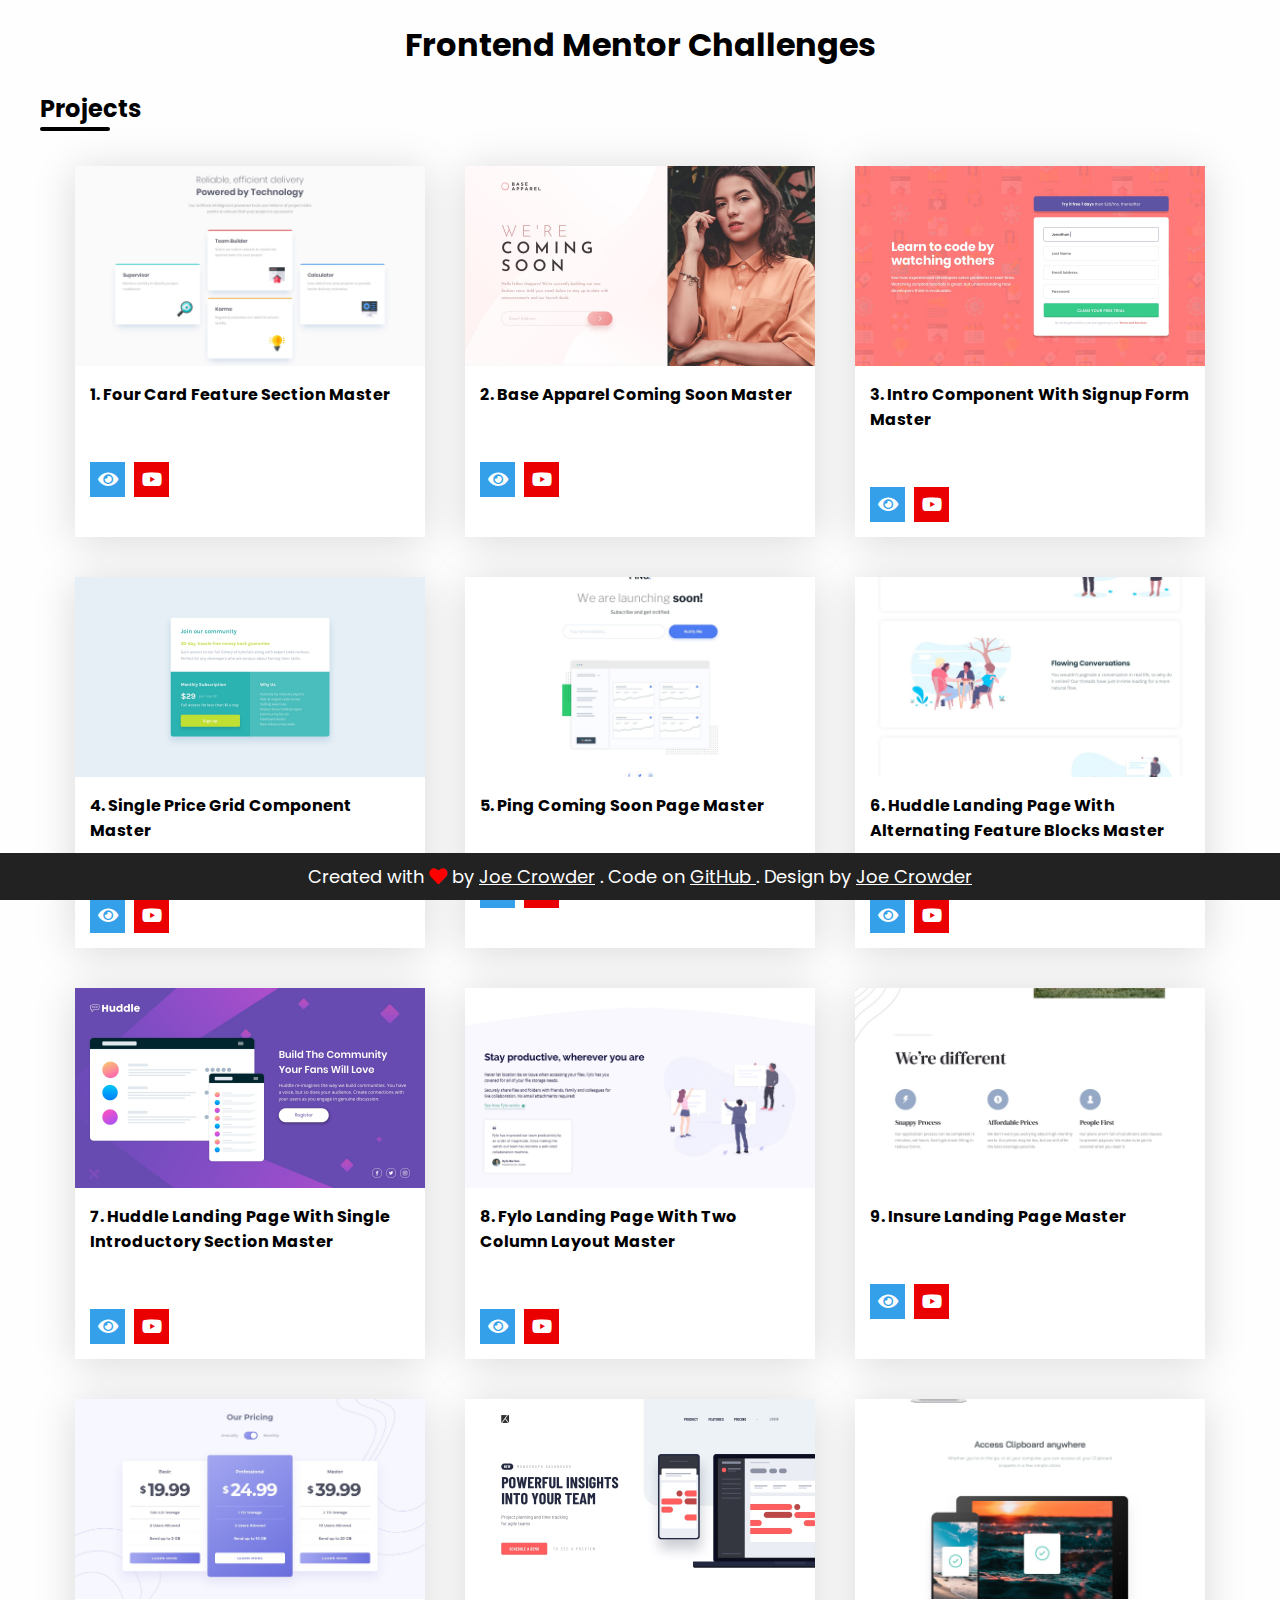
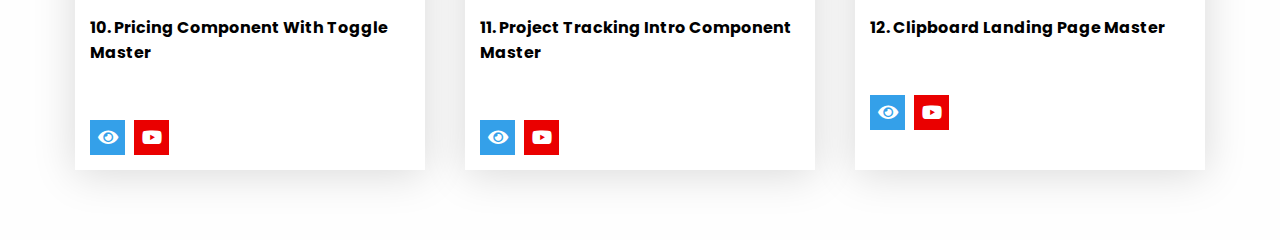
<file: index.html>
<!DOCTYPE html>
<html lang="en">
<head>
    <meta charset="UTF-8">
    <meta name="viewport" content="width=device-width, initial-scale=1.0">
    <meta http-equiv="X-UA-Compatible" content="ie=edge">
    <title>Main Page of Frontend Mentor Projects</title>
    <link
			rel="stylesheet"
			href="https://cdnjs.cloudflare.com/ajax/libs/font-awesome/5.12.1/css/all.min.css"
		/>
		<link rel="stylesheet" href="./style.css" />
    <link rel="stylesheet" href="style.css">
</head>
<body>
        <div class="container">
                <h1>Frontend Mentor Challenges</h1>
    
                <h2>Projects</h2>
                <ul id="list"></ul>
            </div>
    
            <footer>
                Created with
                <i class="fas fa-heart"></i>
                by
                <a target="_blank" href="https://Joe-Crowder.com">Joe Crowder</a>
                . Code on
                <a
                    target="_blank"
                    href="https://github.com/herbiemilford/frontend-mentor-challenges"
                >
                    GitHub
                </a>
                . Design by
                <a target="_blank" href="https://twitter.com/toast_pop">
                    Joe Crowder
                </a>
            </footer>
            <script src="./script.js"></script>

</body>
</html>
</file>
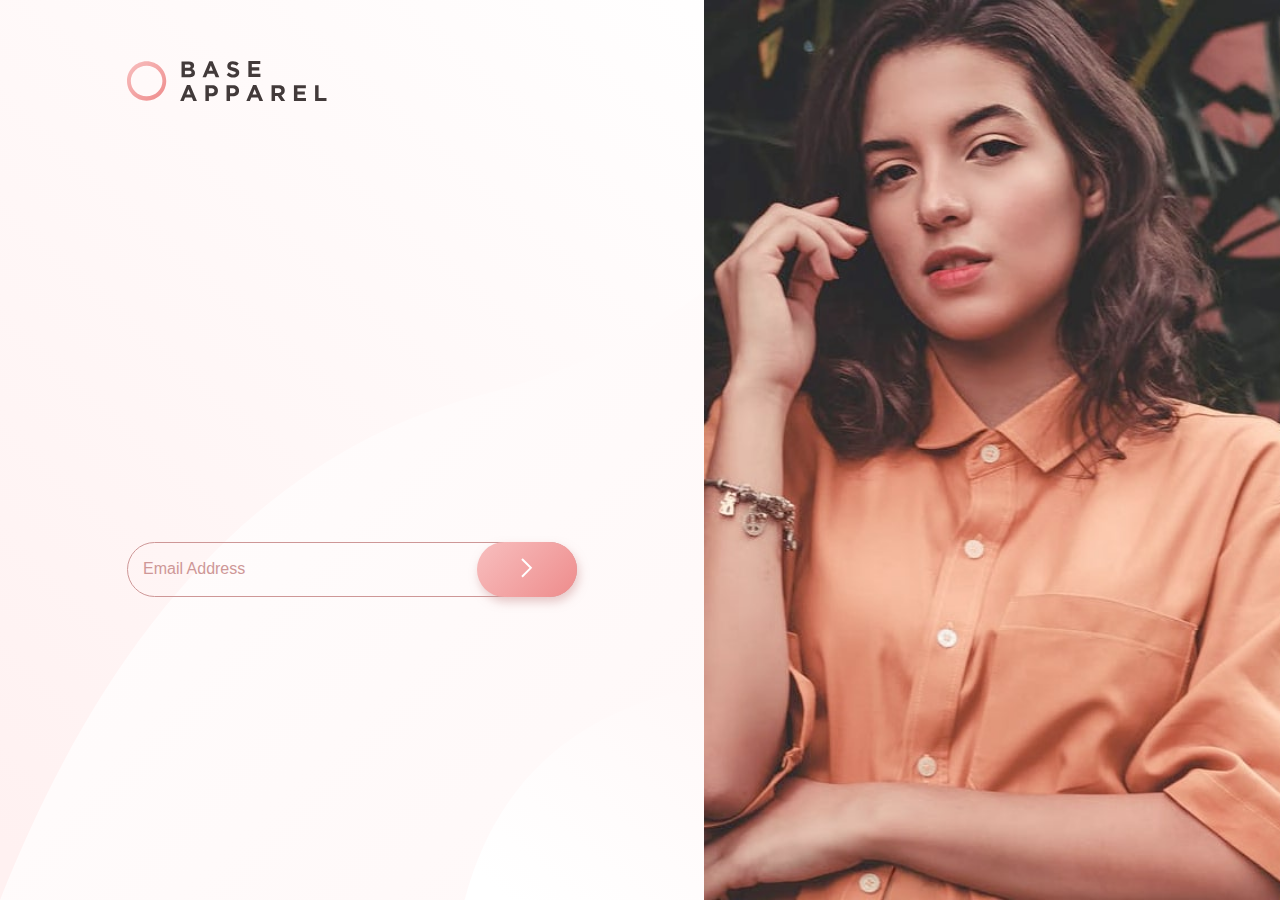
<file: base-apparel-coming-soon-master/index.html>
<!DOCTYPE html>
<html lang="en">
<head>
  <meta charset="UTF-8">
  <meta name="viewport" content="width=device-width, initial-scale=1.0"> <!-- displays site properly based on user's device -->

  <link rel="icon" type="image/png" sizes="32x32" href="./images/favicon-32x32.png">
  <link rel="stylesheet" href="style.css">
  <title>Frontend Mentor | Base Apparel coming soon page</title>

 
</head>

<body>

  <div class="container">

      <div class="left">


<div class="inner-container">
  
    <img class="logo" src="./images/logo.svg" alt="logo" />


    <img class="bg-mobile"src="./images/hero-mobile.jpg" alt="background mobile">

  
  <h1>
   <span>We're </span>
    <br/>coming 
    <br/>soon
 </h1>
   
 
 
 <p>
   Hello fellow shoppers! We're currently building our new fashion store. 
   Add your email below to stay up-to-date with announcements and our launch deals.
 </p>
 
  <form id="form"> 
     <input id="email" type="email" placeholder="Email Address" />
     <img class="error-icon" src="./images/icon-error.svg" alt="error" />
       <button>
         <img src="./images/icon-arrow.svg" alt="arrow" />
       </button>
       <small>Please provide a vaild email</small>
     </form>
    </div>
          
        </div>

            <div class="right bg-image">

            </div>
          </div>
          <script src="script.js"></script>
        </body>
      </html>
</file>
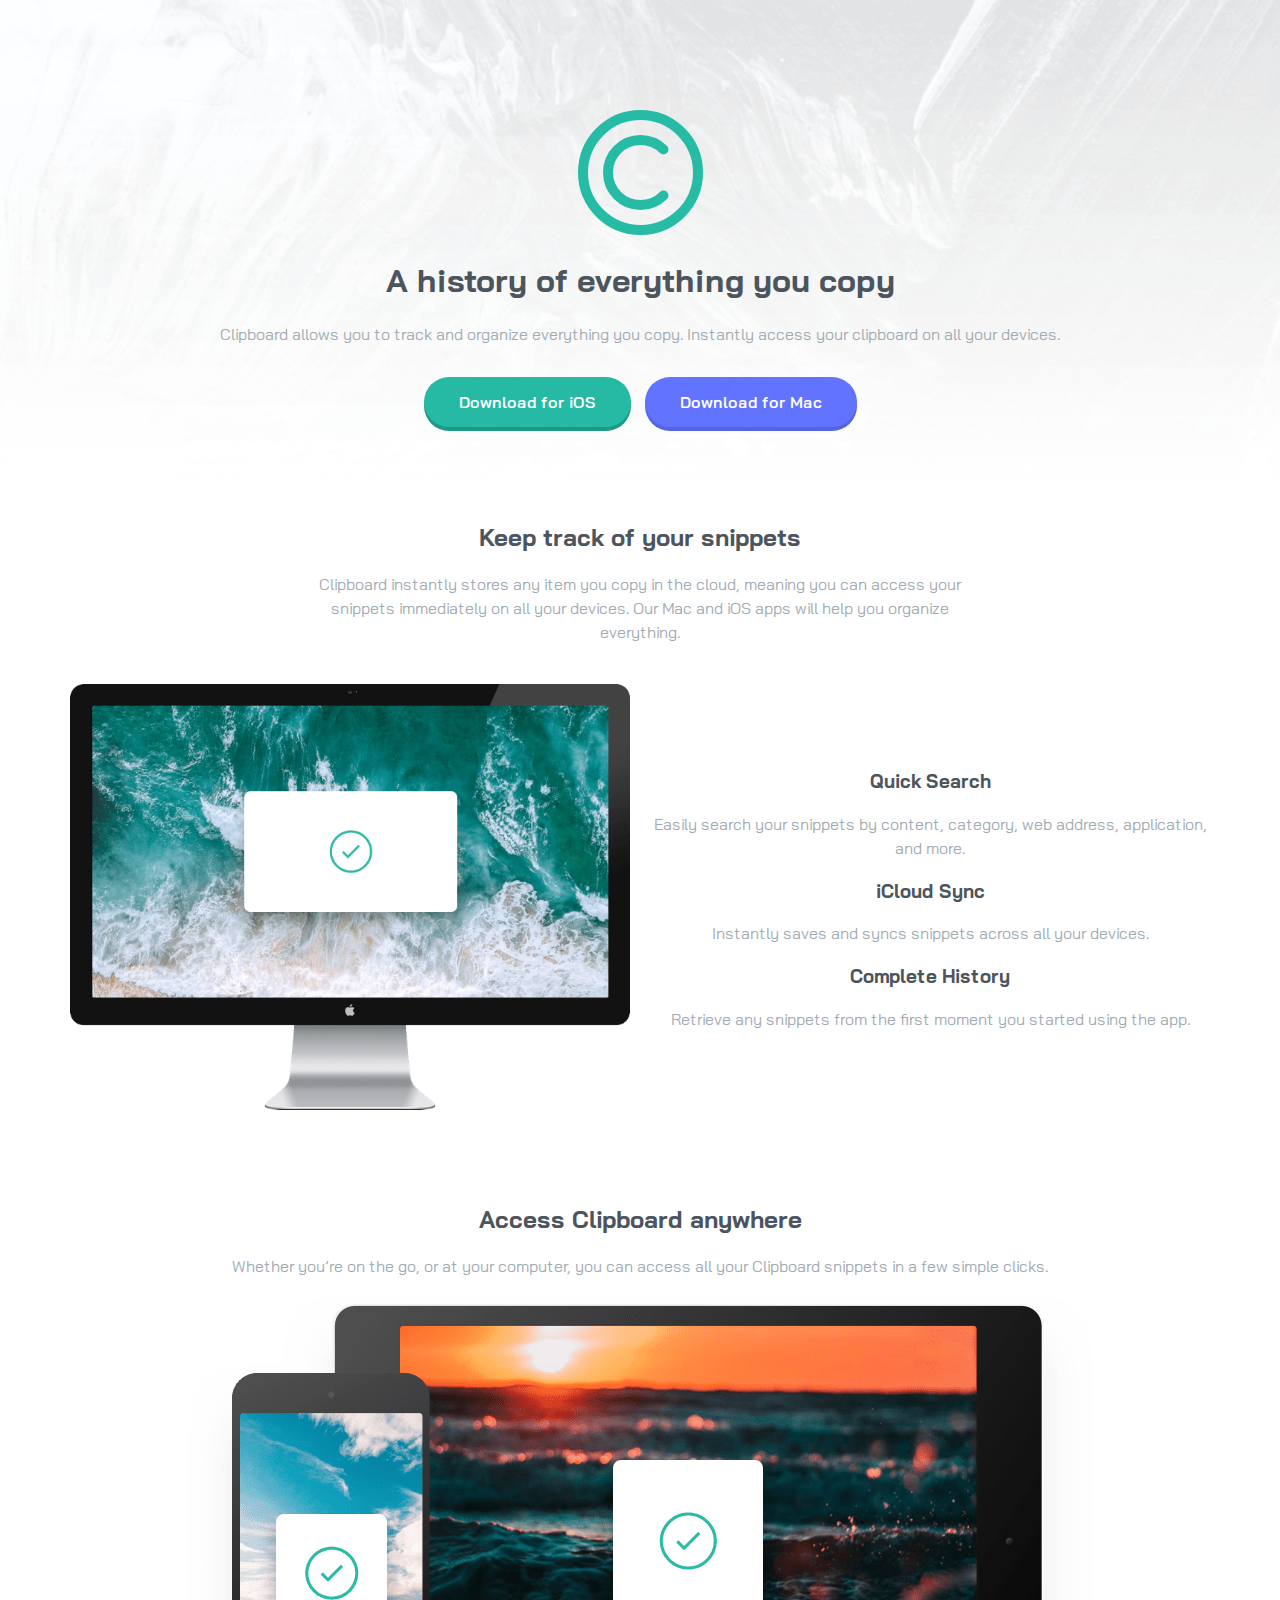
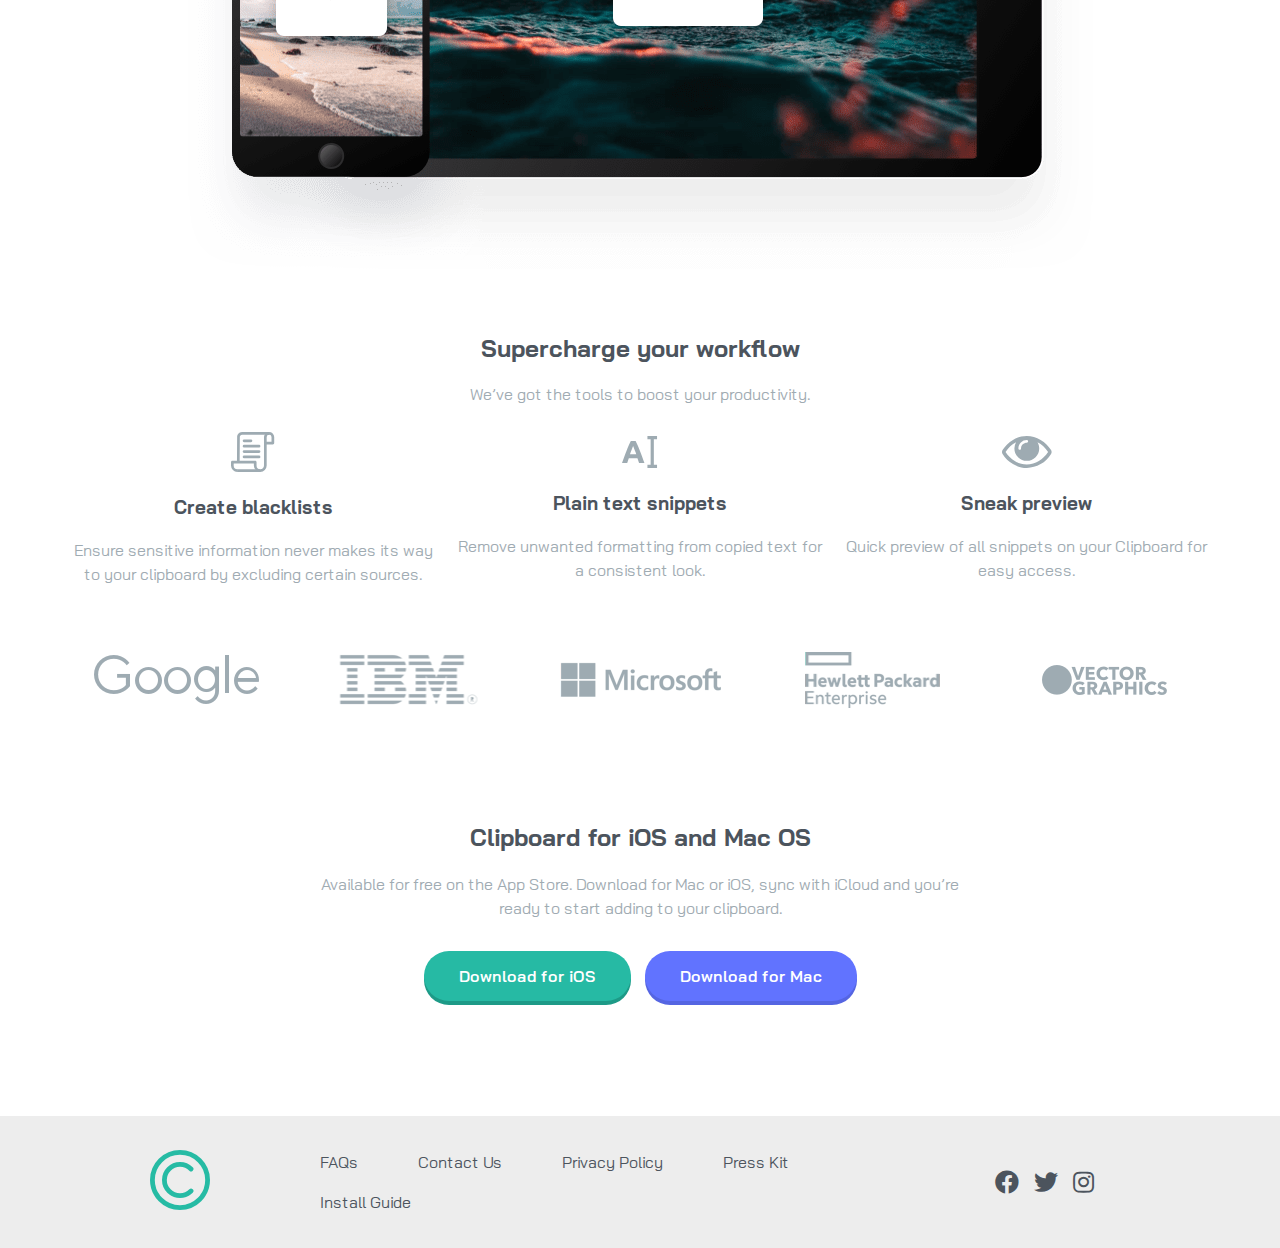
<file: clipboard-landing-page-master/index.html>
<!DOCTYPE html>
<html lang="en">
<head>
  <meta charset="UTF-8">
  <meta name="viewport" content="width=device-width, initial-scale=1.0"> <!-- displays site properly based on user's device -->

  <link rel="icon" type="image/png" sizes="32x32" href="./images/favicon-32x32.png">
  <link rel="stylesheet" href="style.css">
<link rel="stylesheet" href="https://cdnjs.cloudflare.com/ajax/libs/font-awesome/5.13.0/css/all.min.css">
  <title>Frontend Mentor | Clipboard landing page</title>

  
</head>
<body>

  <header>
    <div class="container container small">
    <img src="./images/logo.svg" alt="logo" />
 
  <h1>A history of everything you copy</h1>

 <p>
  Clipboard allows you to track and organize everything you 
  copy. Instantly access your clipboard on all your devices.
 </p>

 <div>
<button class="btn btn-primary">  Download for iOS</button>
 <button class="btn btn-secondary"> Download for Mac</button>
 </div>
</div>
</header>



<section class="container">

    <div class="container container-small">

        <h2>
           Keep track of your snippets
         </h2>
       
       <p>
         Clipboard instantly stores any item you copy in the cloud, 
         meaning you can access your snippets immediately on all your 
         devices. Our Mac and iOS apps will help you organize everything.
       </p>
       
      </div>

      <div class="flex">

  <div>
    <img src="./images/image-computer.png" alt="computer" />
  </div>


<div>
    <h3>Quick Search</h3>

    <p>Easily search your snippets by content, category, web address, application, and more.</p>
  
    <h3>iCloud Sync</h3>
  
    <p>
        Instantly saves and syncs snippets across all your devices.
    </p>
  
    <h3>Complete History</h3>
  
    <p>
        Retrieve any snippets from the first moment you started using the app.
    </p>
</div>
</div>
</section>

<section container contaier-small>
  <h2>Access Clipboard anywhere</h2>

  <p>
      Whether you’re on the go, or at your computer, you can access all your Clipboard 
      snippets in a few simple clicks.
  </p>


  <img src="./images/image-devices.png" alt="devices">

</section>





<section class="container">

    
<div>
    <h2>
       Supercharge your workflow
    </h2>
   
     <p>
         We’ve got the tools to boost your productivity.
     </p>
   </div>
   <div class="flex">
        <div>
    
          <img src="./images/icon-blacklist.svg" alt="">
          <h3>  Create blacklists</h3>
    
           <p>
              Ensure sensitive information never makes its way to your clipboard by excluding certain sources.
          
           </p>
        </div>
        <div>
    
          <img src="./images/icon-text.svg" alt="text">
            <h3>
                Plain text snippets
            </h3>
    
           <p>
              Remove unwanted formatting from copied text for a consistent look.
          
           </p>
        </div>
        <div>
          <img src="./images/icon-preview.svg" alt="preview">
           <h3>
              Sneak preview
           </h3>
    
            <p>
                Quick preview of all snippets on your Clipboard for easy access.
            </p>
        </div>
      </div>
</section>

<section class="container flex">
    

        <div><img src="./images/logo-google.png" alt="google"></div>
        <div><img src="./images/logo-ibm.png" alt="ibm"></div>
        <div><img src="./images/logo-microsoft.png" alt="microsoft"></div>
        <div><img src="./images/logo-hp.png" alt="hp"></div>
        <div><img src="./images/logo-vector-graphics.png" alt="vector-graphics"></div>
    
    
</section>


<section class="container container-small m4">
 <h2>
    Clipboard for iOS and Mac OS
 </h2>

<p>
    Available for free on the App Store. Download for Mac or iOS, sync with iCloud 
  and you’re ready to start adding to your clipboard.
</p>


<div>
    <button class="btn btn-primary">  Download for iOS</button>
     <button class="btn btn-secondary "> Download for Mac</button>
</div>
</section>

<footer>
<div class="container flex">
  <div>
      <img src="./images/logo.svg" alt="logo"> 
  </div>
   
<ul class="links">
  
  <li><a href="#">FAQs</a></li>
  <li><a href="#"> Contact Us</a></li>
  <li><a href="#">Privacy Policy</a></li>
  <li><a href="#">Press Kit</a>
  <li><a href="#">Install Guide</a></li>

</ul>

<ul class="social">
  <li><a href="#"><i class="fab fa-facebook"></i></a></li>
  <li><a href="#"><i class="fab fa-twitter"></i></a></li>
  <li><a href="#"><i class="fab fa-instagram"></i></a></li>
</ul>

</div>

</footer>
</body>
</html>
</file>
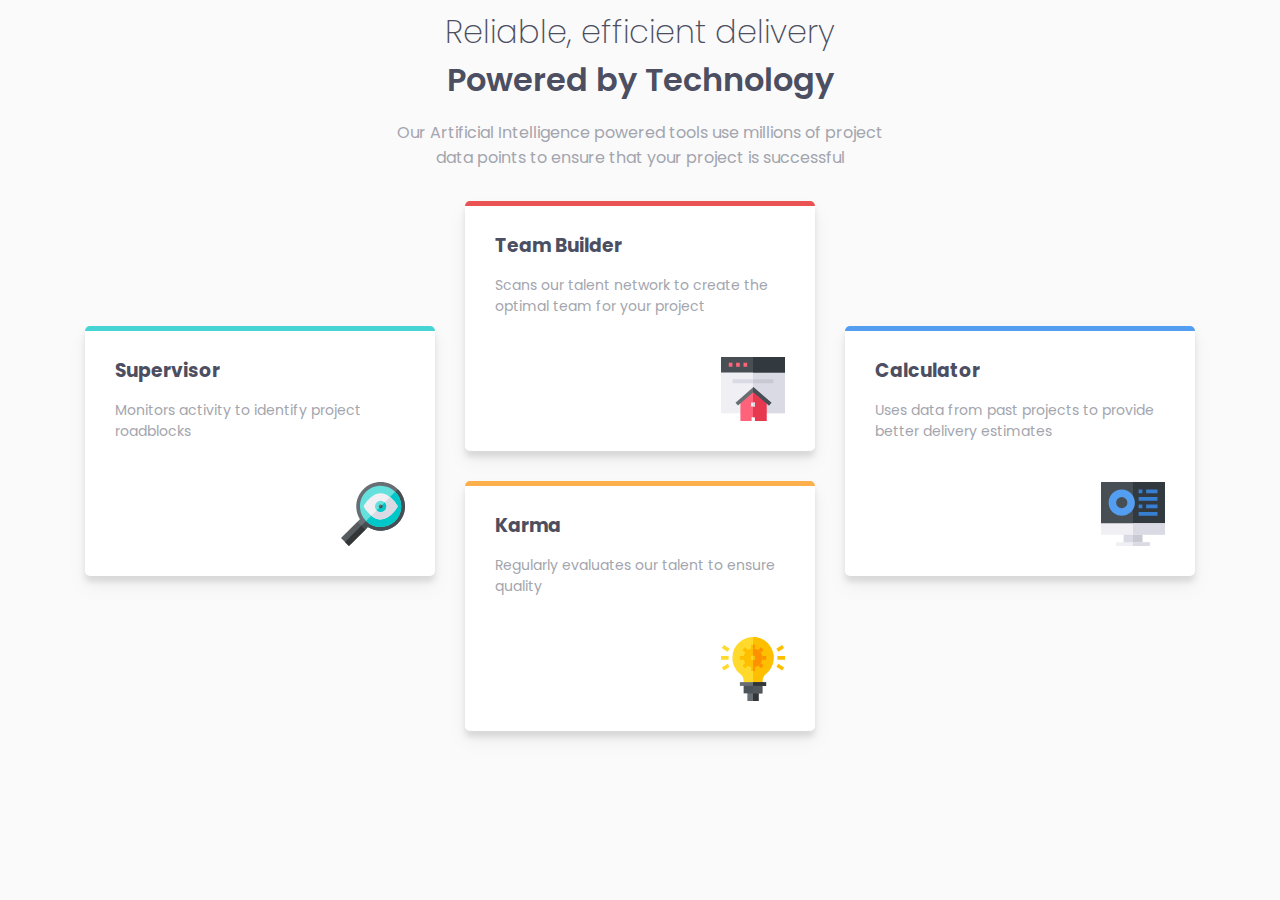
<file: four-card-feature-section-master/index.html>
<!DOCTYPE html>
<html lang="en">
<head>
  <meta charset="UTF-8">
  <meta name="viewport" content="width=device-width, initial-scale=1.0"> <!-- displays site properly based on user's device -->

  <link rel="icon" type="image/png" sizes="32x32" href="./images/favicon-32x32.png">
  <link rel="stylesheet" href="style.css">
  <title>Frontend Mentor | Four card feature section</title>


</head>

<body>
    <header>
        <h1>
            Reliable, efficient delivery
                <span> Powered by Technology</span>
        </h1>
            <p>
                Our Artificial Intelligence powered tools use millions of project data points 
                to ensure that your project is successful
  
            </p>

    </header>


  <div class="container">


  <div class="box box-cyan box-push">
      <h3>
        Supervisor
      </h3>
      <p>
        Monitors activity to identify project roadblocks
      </p>
      <img src="./images/icon-supervisor.svg" alt="supervisor">
  </div>
  <div class="box box-red">
      <h3>
        Team Builder
      </h3>
      <p>
          Scans our talent network to create the optimal team for your project
    </p>
    <img src="./images/icon-team-builder.svg" alt="team builder">
  </div>
 
  <div class="box box-blue box-push">
      <h3>
          Calculator
      </h3>
      <p>
          Uses data from past projects to provide better delivery estimates
      </p>
    <img src="./images/icon-calculator.svg" alt="calculator">
  </div>

  <div class="box box-orange">
        <h3>
            Karma
        </h3>
        <p>
            Regularly evaluates our talent to ensure quality
        </p>
      <img src="./images/icon-karma.svg" alt="karma">
    </div>
  
    
    

      </div>
  
    </body>
</html>
</file>
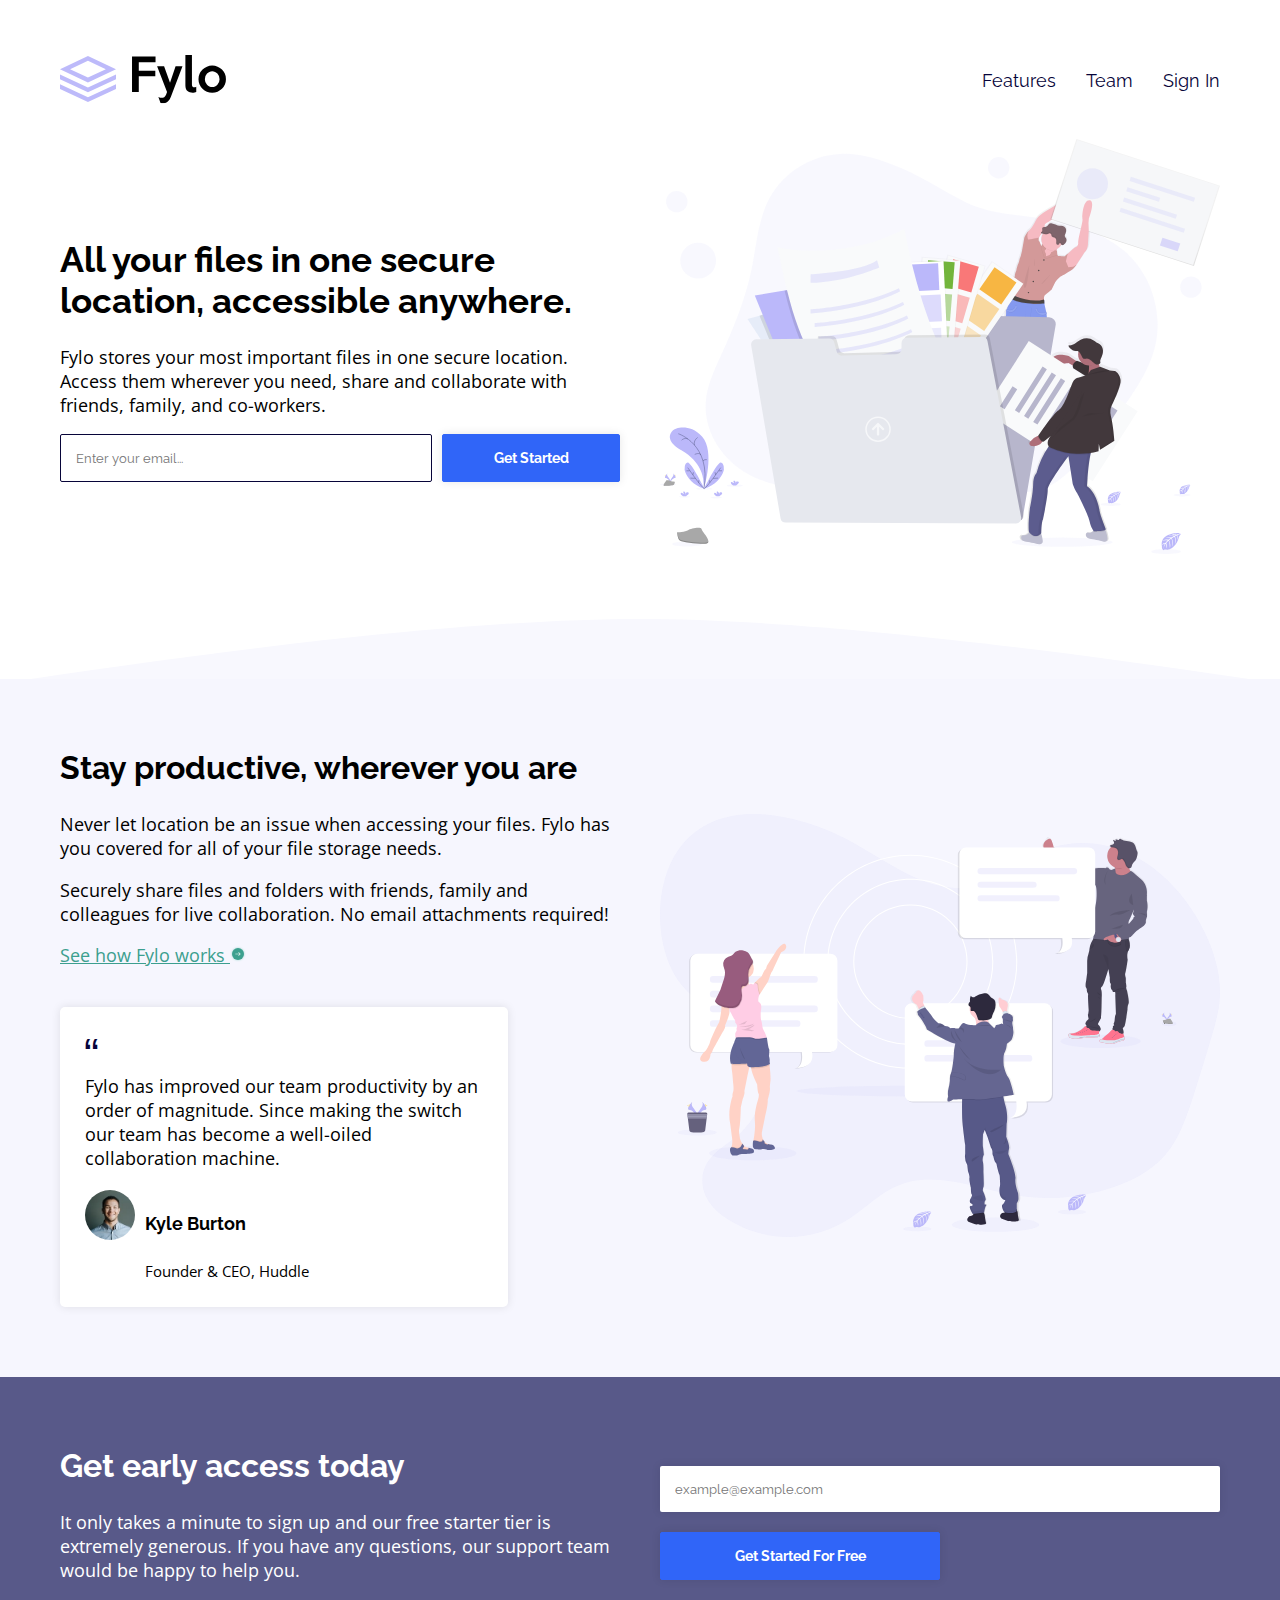
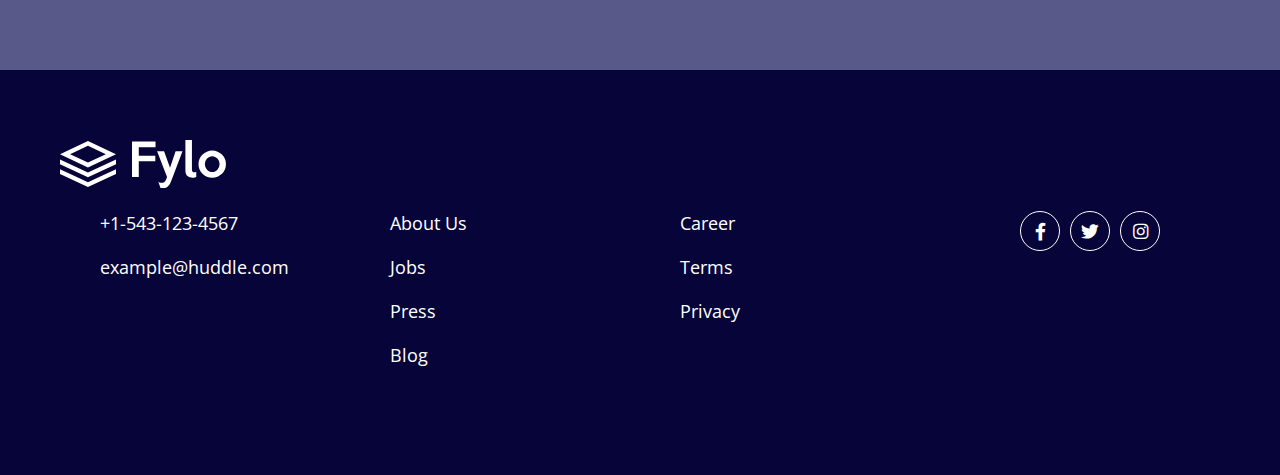
<file: fylo-landing-page-with-two-column-layout-master/index.html>
<!DOCTYPE html>
<html lang="en">
<head>
  <meta charset="UTF-8">
  <meta name="viewport" content="width=device-width, initial-scale=1.0"> <!-- displays site properly based on user's device -->


  <link rel="icon" type="image/png" sizes="32x32" href="./images/favicon-32x32.png">
  <link rel="stylesheet" href="./style.css">
  <link
			rel="stylesheet"
			href="https://cdnjs.cloudflare.com/ajax/libs/font-awesome/5.12.1/css/all.min.css"
		/>
  <title>Frontend Mentor | Fylo landing page with two column layout</title>

  
</head>
<body>


 <header>
   <div class="container">
      <nav>
        <img src="./images/logo.svg" alt="logo">
                  <ul>
                    <li><a href="#">Features</a></li>
                    <li><a href="#">Team</a></li>
                    <li><a href="#">Sign In</a></li>
                  </ul>
      </nav>


 


<div class="flex">

    <div>
        <h1>All your files in one secure location, accessible anywhere.</h1>
  
        <p>
            Fylo stores your most important files in one secure location. 
            Access them wherever you need, share and collaborate with friends, 
            family, and co-workers.
        </p>
        <form>
          <input type="text" placeholder="Enter your email..." />
          <button>
            Get Started
          </button>
        </form>
    </div>

    <div>
        <img src="./images/illustration-1.svg" alt="header-img">
      </div>
  
</div>
</div>
  
</header>


<section class="light-blueish">

  <div class ="container">
    <div class="flex">
 
    <div>
      <h2>Stay productive, wherever you are</h2>

          <p>
              Never let location be an issue when accessing your files. Fylo has you 
              covered for all of your file storage needs.
          </p>
          <p>
              Securely share files and folders with friends, family and colleagues for 
              live collaboration. No email attachments required!
            
          </p>

     

      <a class="green" href="#">
        See how Fylo works
      <img src="./images/icon-arrow.svg" alt="arrow">
      </a>
      

      <div class="testimonial-box">

          <img src="./images/icon-quotes.svg" alt="quote" />
             <p>
                Fylo has improved our team productivity by an order of magnitude. Since 
              making the switch our team has become a well-oiled collaboration machine.
            
             </p>
          

          <div class="user-info">
           
           <div>
              <img src="./images/avatar-testimonial.jpg" alt="user">
           </div> 
           <div>
              <h4>Kyle Burton</h4>
              <small>
                Founder & CEO, Huddle
              </small>
           </div>
              
          </div>
        </div>   
      </div>

      <div>
        <img src="./images/illustration-2.svg" alt="header-2">
      </div>
    

  </div>
  </div>
</section>


<section class="blueish">
    <div class="container">
      <div class="flex">
        <div>
            <h2>
                Get early access today
            </h2>
      
            <p>
                It only takes a minute to sign up and our free starter tier is extremely generous. 
                If you have any questions, our support team would be happy to help you.    
            </p>
          </div>

      <div>
        <form>
          <input type="email" placeholder="example@example.com" />

          <button> 
              Get Started For Free
          </button>
        </form>

        </div>
      </div>
    </div>
</section>


 <footer>
    <div class="container">
      <img src="./images/logo white.svg" alt="logo" />

      <div class="flex align-start">
        <ul>
          <li>
            +1-543-123-4567
          </li>
          <li>
            example@huddle.com
          </li>
        </ul>
        <ul>
          <li>
            About Us
          </li>
          <li>
            Jobs
          </li>
          <li>
            Press
          </li>
          <li>
            Blog
          </li>
        </ul>

        <ul>
          <li>
            Career
          </li>
          <li>
            Terms
          </li>
          <li>
            Privacy
          </li>
        </ul>

        <ul class="social-media">
          <li>
            <a class="circle" href="#">
              <i class="fab fa-facebook-f"></i>
            </a>
          </li>
          <li>
            <a class="circle" href="#">
              <i class="fab fa-twitter"></i>
            </a>
          </li>
          <li>
            <a class="circle" href="#">
              <i class="fab fa-instagram"></i>
            </a>
          </li>
        </ul>
      </div>
    </div>
  </footer>

</body>
</html>
</file>
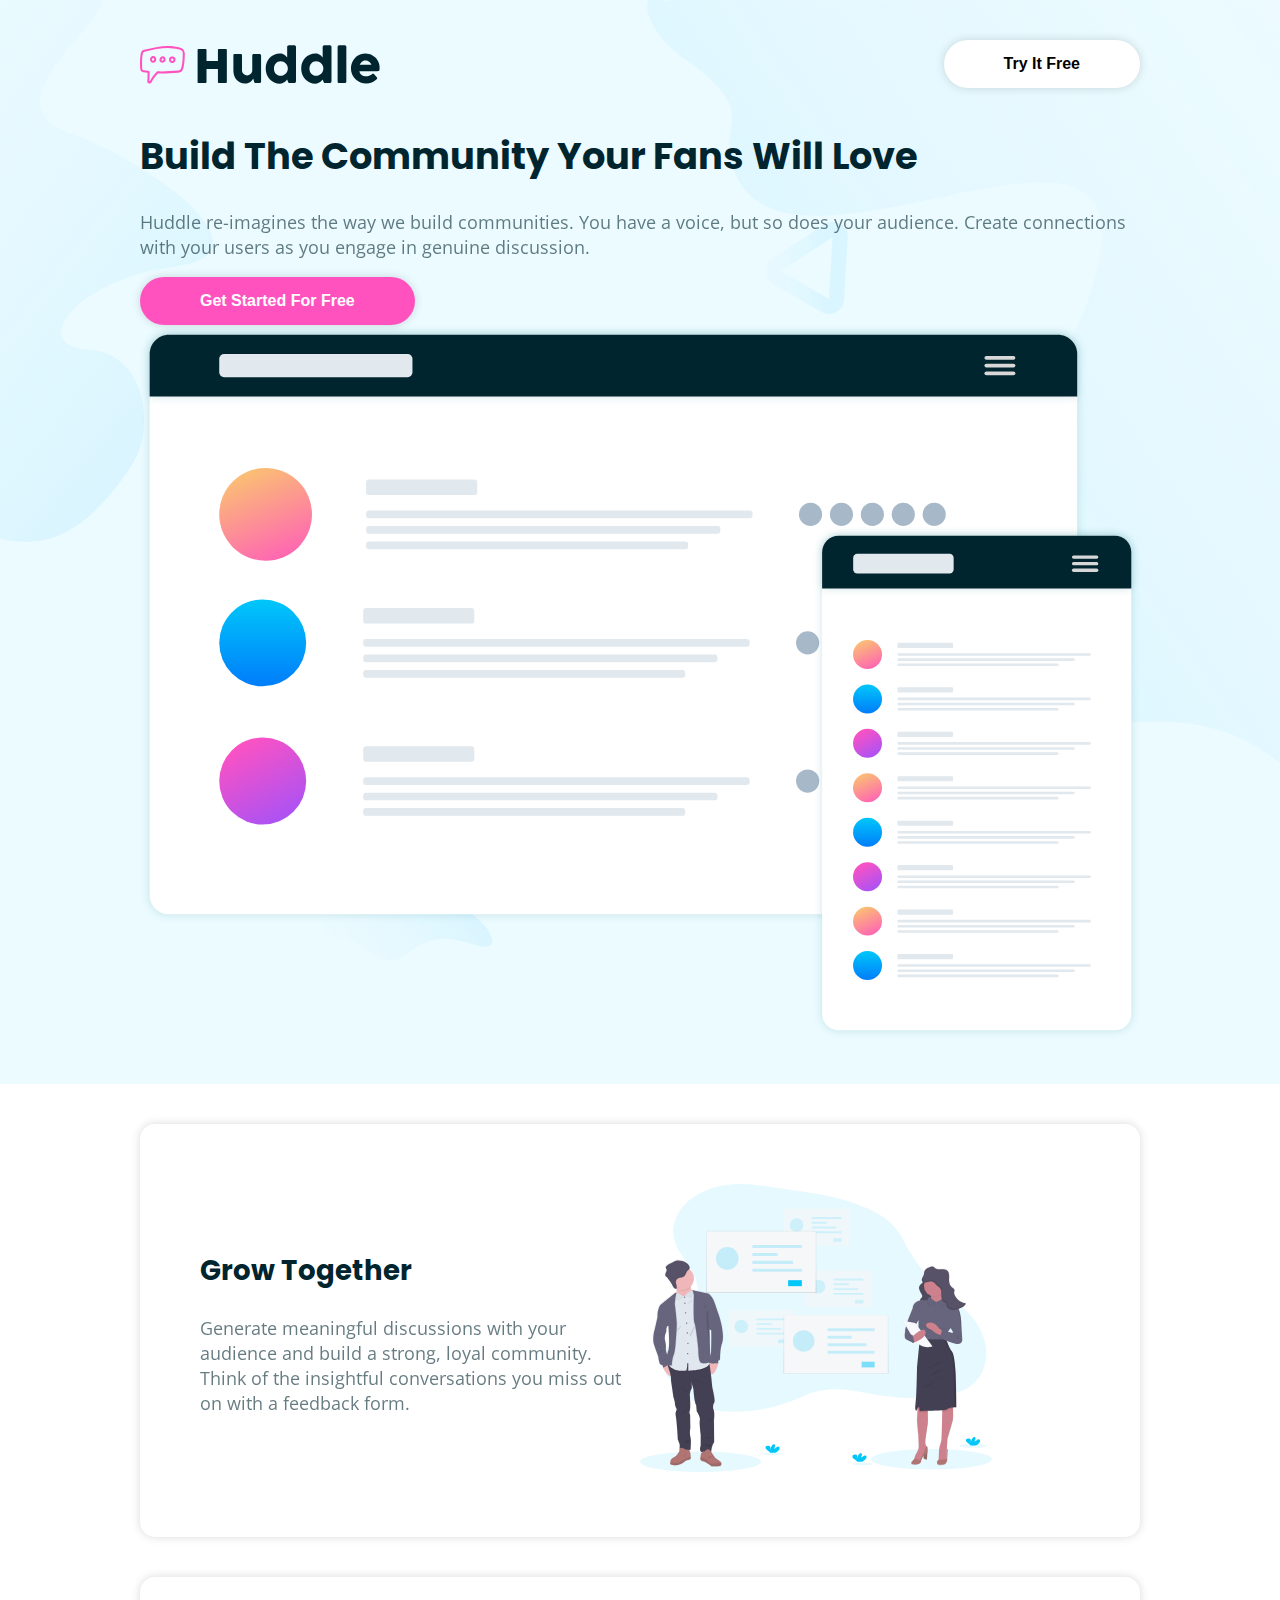
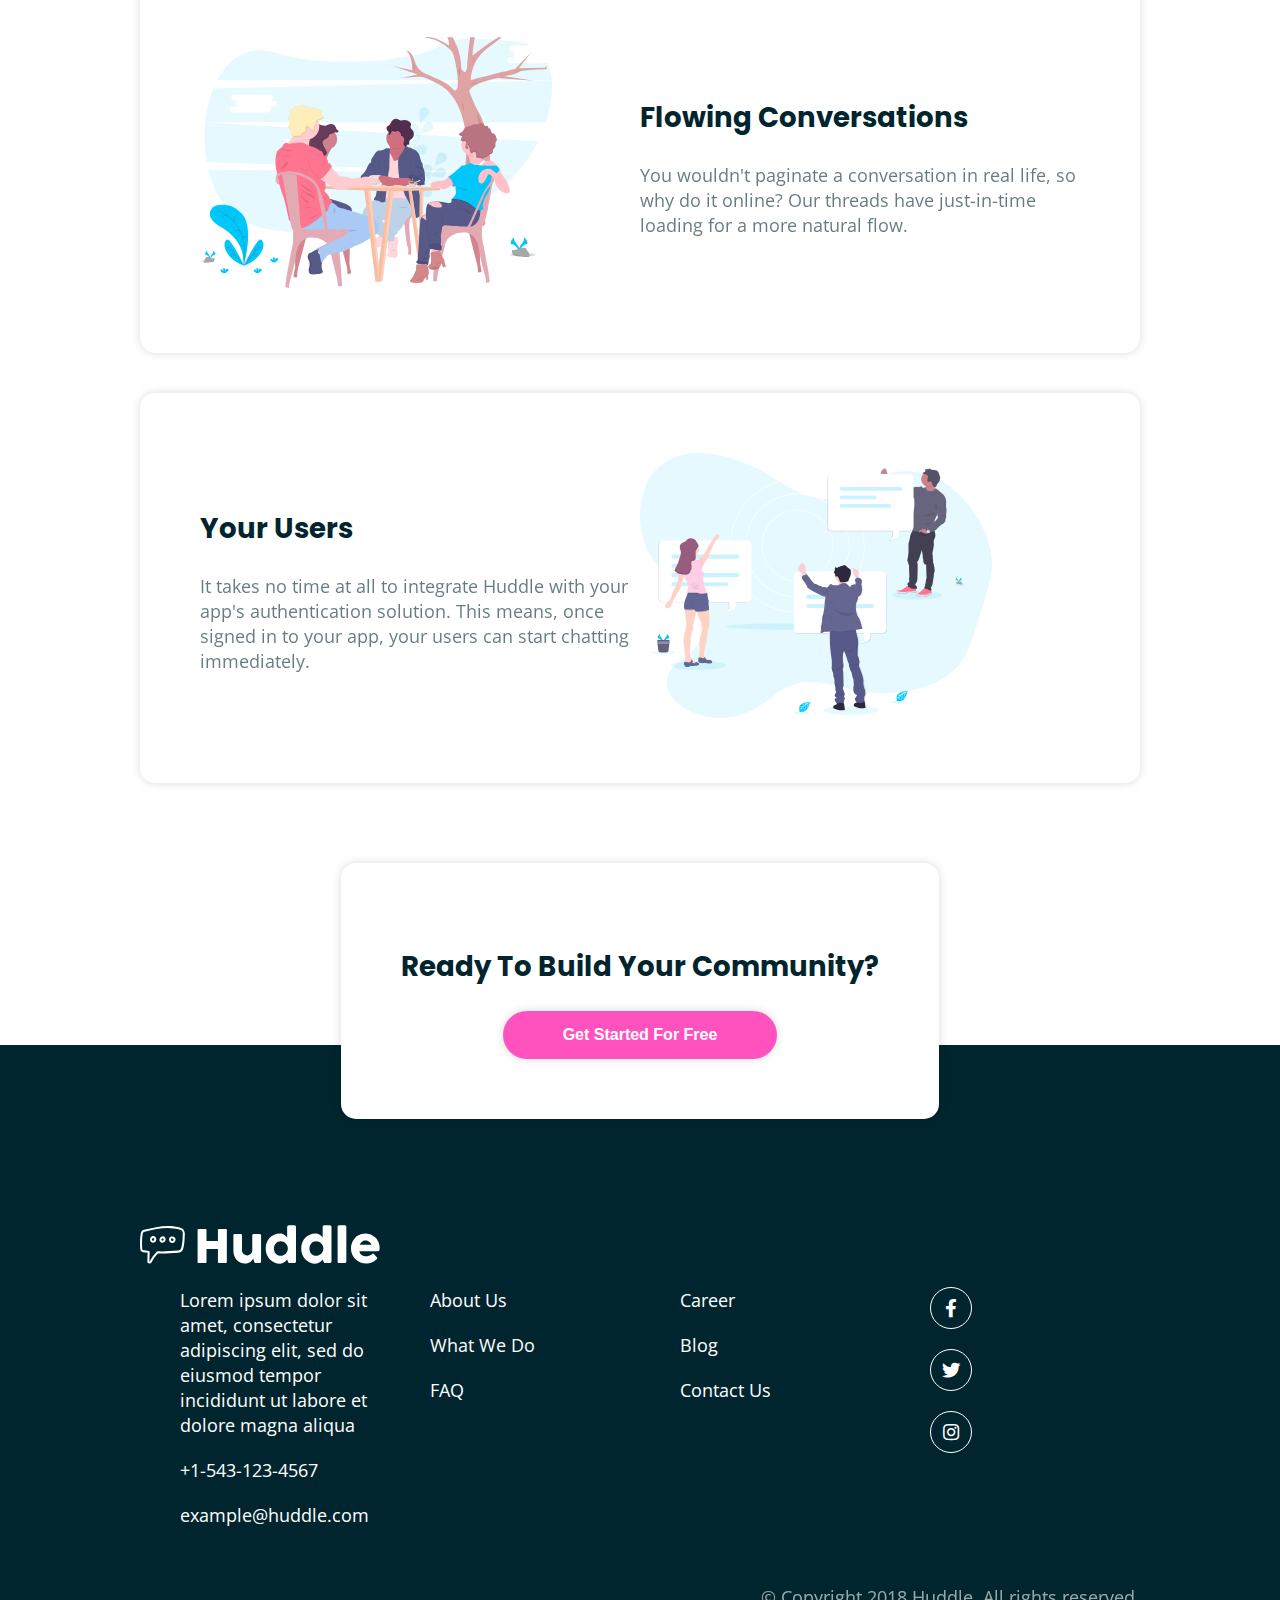
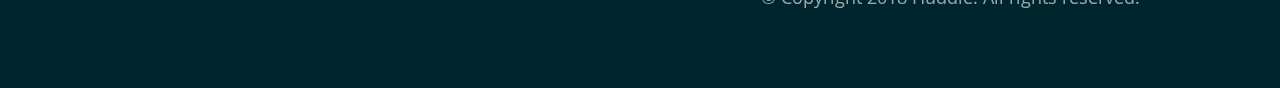
<file: huddle-landing-page-with-alternating-feature-blocks-master/index.html>
<!DOCTYPE html>
<html lang="en">
<head>
  <meta charset="UTF-8">
  <meta name="viewport" content="width=device-width, initial-scale=1.0"> <!-- displays site properly based on user's device -->

  <link rel="icon" type="image/png" sizes="32x32" href="./images/favicon-32x32.png">
  
  <link
			rel="stylesheet"
			href="https://cdnjs.cloudflare.com/ajax/libs/font-awesome/5.12.1/css/all.min.css"
		/>
  <link rel="stylesheet" href="./style.css">


  <title>Frontend Mentor | Huddle landing page with alternating feature blocks</title>

</head>
<body>

    <header>
          <div class="container">
              <nav class="flex">
                  <img class="logo" src="./images/logo.svg" alt="logo">
                  <button class="btn">
                    Try It Free
                  </button>
              </nav>


                      <div>
                          <h1>Build The Community Your Fans Will Love</h1>
                      
                          <p>
                              Huddle re-imagines the way we build communities. You have a voice, but so does your audience. 
                              Create connections with your users as you engage in genuine discussion. 
                            
                          </p>
                        
                          <button class="btn btn-primary">
                            Get Started For Free
                          </button>
                        </div>


              <div>
                  <img src="./images/illustration-mockups.svg" alt="mockups">

              </div>
              

    </div>
    

 </header>
 
<main>

    <div class="container">

        <div class="box flex">

                  <div>
                      <h2>Grow Together</h2>
        
                      <p> 
                        Generate meaningful discussions with your audience and build a strong, loyal community. 
                        Think of the insightful conversations you miss out on with a feedback form. 
                      </p>
                  </div>
                  <div>
                      <img src="./images/illustration-grow-together.svg" alt="grow-together">
                  </div>
        </div>
  
          
        <div class="box flex box-reverse-mobile">

            <div>
                <img src="./images/illustration-flowing-conversation.svg" alt="flowing-conversation">
            </div>

            <div>
                  <h2>Flowing Conversations</h2>
  
                  <p>
                    You wouldn't paginate a conversation in real life, so why do it online? Our threads 
              have just-in-time loading for a more natural flow.
                  </p>
            </div>
              
        </div>
  
        <div class="box flex">
                <div>

              <h2>Your Users</h2>
  
              <p>
                It takes no time at all to integrate Huddle with your app's authentication solution. 
                This means, once signed in to your app, your users can start chatting immediately. 
              </p>

                </div>
  
        
                        <div>
                            <img src="./images/illustration-your-users.svg" alt="your-users">
                        </div>
          </div>
      </div>
   </div>
</main>



  <div class="container center">
          <div class="box small-box">

              <h2>Ready To Build Your Community?</h2>

              <button class="btn btn-primary btn-big">Get Started For Free</button>
        
          </div>
  </div>


  

  



    <footer>

      <div class="container">

          <img src="./images/logo white.svg" alt="logo">
     
            <div class="flex align-start">

              <ul>
                <li>
                    Lorem ipsum dolor sit amet, consectetur adipiscing elit, sed do eiusmod tempor 
                    incididunt ut labore et dolore magna aliqua
                  
                </li>
                <li>
                    +1-543-123-4567
                </li>
                <li>
                    example@huddle.com
                </li>
              </ul>

          
                <ul>
                    <li>
                        About Us
                    </li>
                    <li>
                        What We Do
                    </li>
                    <li>
                        FAQ
                    </li>
                </ul>
            
              <ul>

                <li>
                    Career
                </li>
                <li>
                    Blog
                  </li>
                  <li>
                      Contact Us
                    </li>
              </ul>

              <ul class="social-media">
                  <li>
                      <a class="circle "href="#">
                          <i class="fab fa-facebook-f"></i>
                      </a>
                  </li>

                  <li>
                      <a class="circle "href="#">
                          <i class="fab fa-twitter"></i>
                      </a>
                  </li>

                  <li>
                      <a class="circle "href="#">
                          <i class="fab fa-instagram"></i>
                      </a>
                  </li>

              </ul>



            </div>

      

        <p>
            &copy; Copyright 2018 Huddle. All rights reserved.
        </p>
        
    
      </div>

  
    </footer>
 
  </body>
</html>
</file>
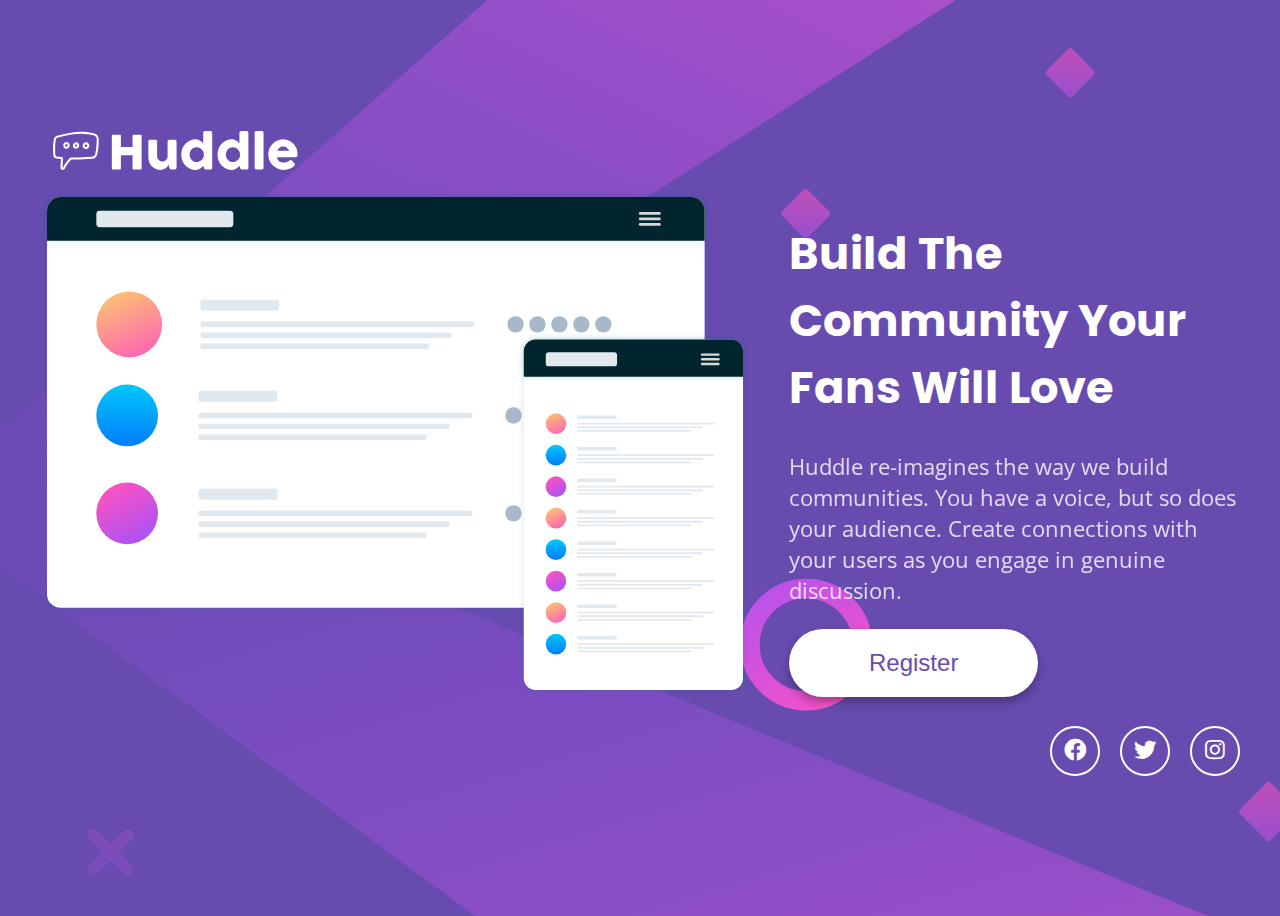
<file: huddle-landing-page-with-single-introductory-section-master/index.html>
<!DOCTYPE html>
<html lang="en">
<head>
  <meta charset="UTF-8">
  <meta name="viewport" content="width=device-width, initial-scale=1.0"> <!-- displays site properly based on user's device -->

  <link rel="icon" type="image/png" sizes="32x32" href="./images/favicon-32x32.png">


  <link
			rel="stylesheet"
			href="https://cdnjs.cloudflare.com/ajax/libs/font-awesome/5.12.1/css/all.min.css"
		/>
  <link rel="stylesheet" href="style.css">
  <title>Frontend Mentor | Huddle landing page with single introductory section</title>

</head>
<body>

 <div class="container">

    <img src="./images/logo.svg" alt="logo">


<div class="flex">

 <div>
    <img src="./images/illustration-mockups.svg" alt="mockups">

 </div>

<div>
    <h1>Build The Community Your Fans Will Love</h1>
  
    <p>
      Huddle re-imagines the way we build communities. You have a voice, but so does your audience. 
    Create connections with your users as you engage in genuine discussion. 
    </p>
  
    <button>Register</button>
</div>
  
    
</div>


<ul class="social-links">
<li>

  <a href="#"><i class="fab fa-facebook"></i></a>

</li>
<li>

    <a href="#"><i class="fab fa-twitter"></i></a>
  
  </li>
  <li>

      <a href="#"><i class="fab fa-instagram"></i></a>
    
    </li>


</ul>



 </div>
</body>
</html>
</file>
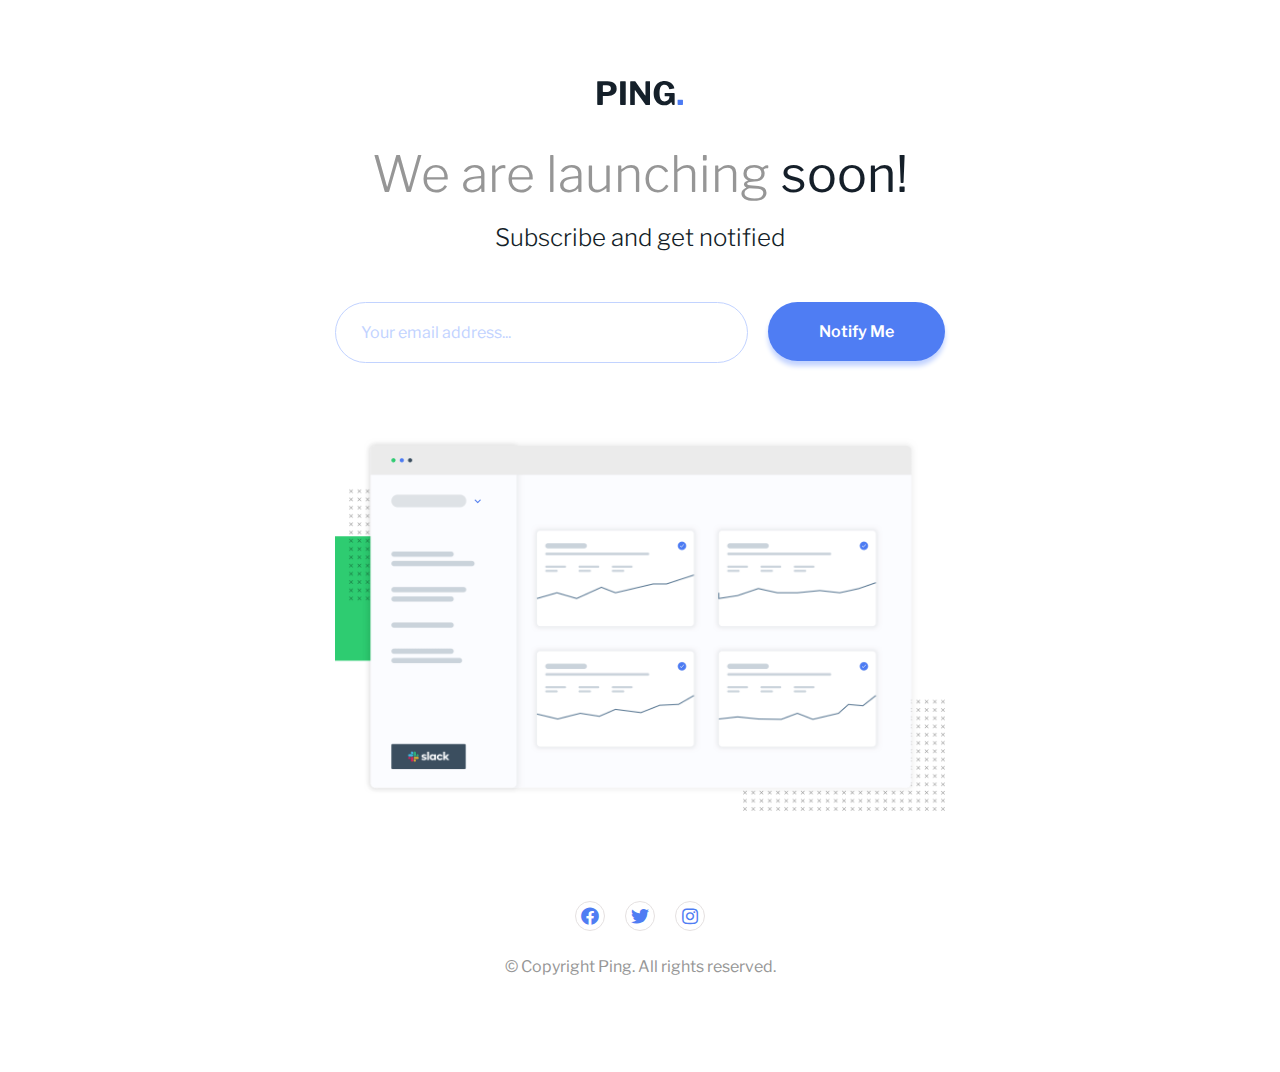
<file: ping-coming-soon-page-master/index.html>
<!DOCTYPE html>
<html lang="en">
<head>
  <meta charset="UTF-8">
  <meta name="viewport" content="width=device-width, initial-scale=1.0"> <!-- displays site properly based on user's device -->

  <link rel="icon" type="image/png" sizes="32x32" href="./images/favicon-32x32.png">

  <link
			rel="stylesheet"
			href="https://cdnjs.cloudflare.com/ajax/libs/font-awesome/5.12.1/css/all.min.css"
		/>
  <link rel="stylesheet" href="style.css">


  <title>Frontend Mentor | Ping coming soon page</title>

</head>

<body>

    <main>
      
      <img src="./images/logo.svg" alt="logo" class="logo" />

      <h1>
          We are launching
          <strong> soon!</strong>
      </h1>
      <h2>Subscribe and get notified</h2> 
      
      <form id="form">
         <div class="form-left">
            <input 
                  type="email" 
                  name="email"
                  id="email" 
                  placeholder="Your email address..."
                  />
                  <small class="error">Please provide a valid email address</small>

          </div>
              <button>Notify Me</button>
      </form>

      <img src="./images/illustration-dashboard.png"
           alt="illustration" 
           class="illustration"
      />
      
    <footer>

        <ul class="social-list">
            <li>
                <a href="#"><i class="fab fa-facebook"></i></a>  
            </li>
      
            <li>
                <a href="#">
                      <i class="fab fa-twitter"></i>
                </a>
            </li>
      
            <li>
                <a href="#">
                        <i class="fab fa-instagram"></i>
                </a>
            </li>
        </ul>

          <p>
            &copy; Copyright Ping. All rights reserved.
          </p> 
      </footer>
    </main>
  </body>
</html>
</file>
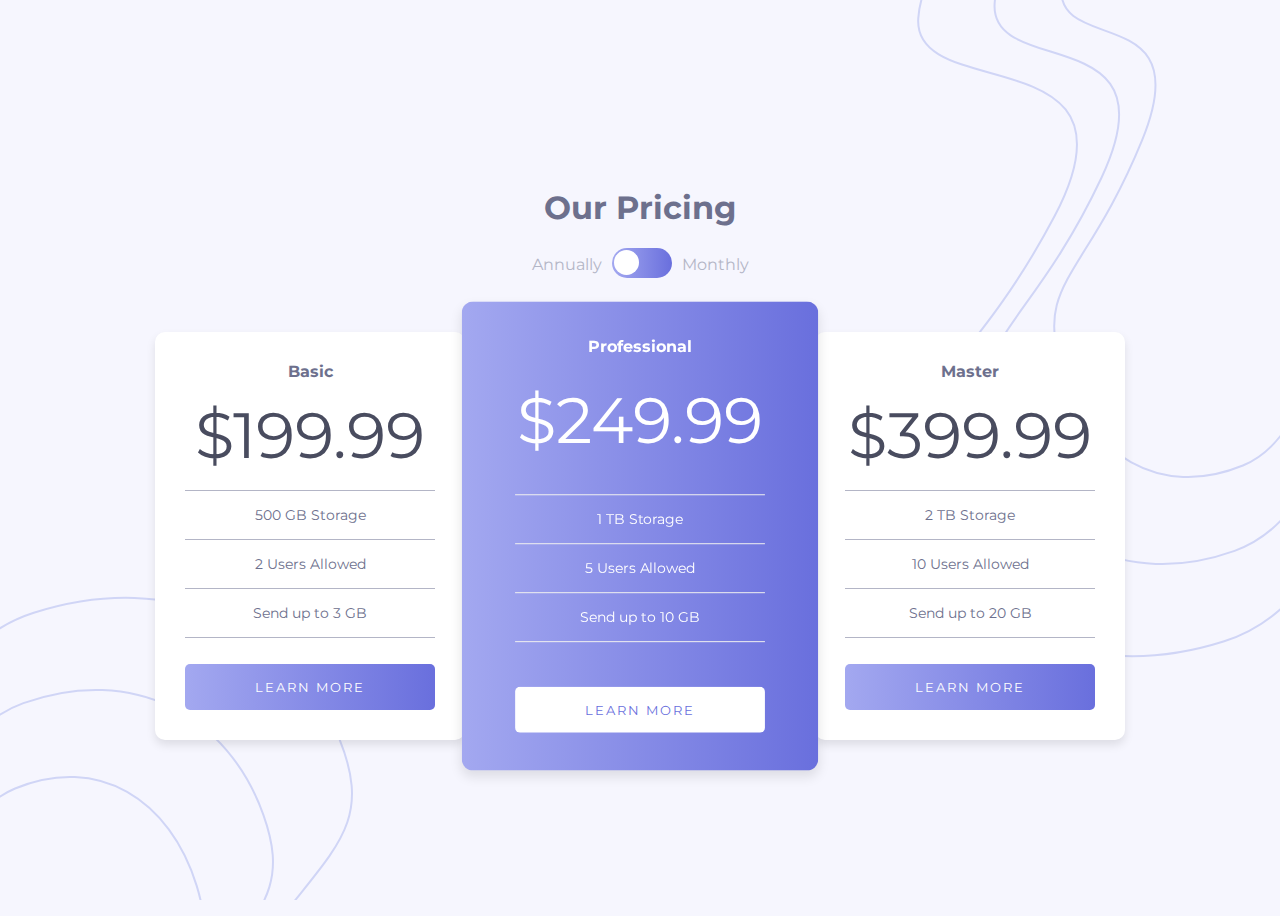
<file: pricing-component-with-toggle-master 2/index.html>
<!DOCTYPE html>
<html lang="en">
<head>
  <meta charset="UTF-8">
  <meta name="viewport" content="width=device-width, initial-scale=1.0"> <!-- displays site properly based on user's device -->

  <link rel="icon" type="image/png" sizes="32x32" href="./images/favicon-32x32.png">
  <link rel="stylesheet" href="style.css">
  <script src="script.js" defer></script>
  <title>Frontend Mentor | [Challenge Name Here]</title>

</head>
<body>
		<div class="container">
			<h1>Our Pricing</h1>

			<div class="toggle-container">
				<span>Annually</span>
				<span>
					<input type="checkbox" name="toggle" id="toggle" unchecked />
					<label for="toggle">
						<div class="ball"></div>
					</label>
				</span>
				<span>Monthly</span>
			</div>

			<div id="flexy" class="flex">
				<div class="price-box">
					<h4>Basic</h4>
					<p>
						<span class="monthly">
							&dollar;19.99
						</span>
						<span class="annually">
							&dollar;199.99
						</span>
					</p>
					<ul>
						<li>500 GB Storage</li>
						<li>2 Users Allowed</li>
						<li>Send up to 3 GB</li>
					</ul>
					<button>Learn More</button>
				</div>

				<div class="price-box price-box-premium">
					<h4>Professional</h4>
					<p>
						<span class="monthly">
							&dollar;24.99
						</span>
						<span class="annually">
							&dollar;249.99
						</span>
					</p>
					<ul>
						<li>1 TB Storage</li>
						<li>5 Users Allowed</li>
						<li>Send up to 10 GB</li>
					</ul>
					<button>Learn More</button>
				</div>

				<div class="price-box">
					<h4>Master</h4>
					<p>
						<span class="monthly">
							&dollar;39.99
						</span>
						<span class="annually">
							&dollar;399.99
						</span>
					</p>
					<ul>
						<li>2 TB Storage</li>
						<li>10 Users Allowed</li>
						<li>Send up to 20 GB</li>
					</ul>
					<button>Learn More</button>
				</div>
			</div>
		</div>
	</body>
</html>
</file>
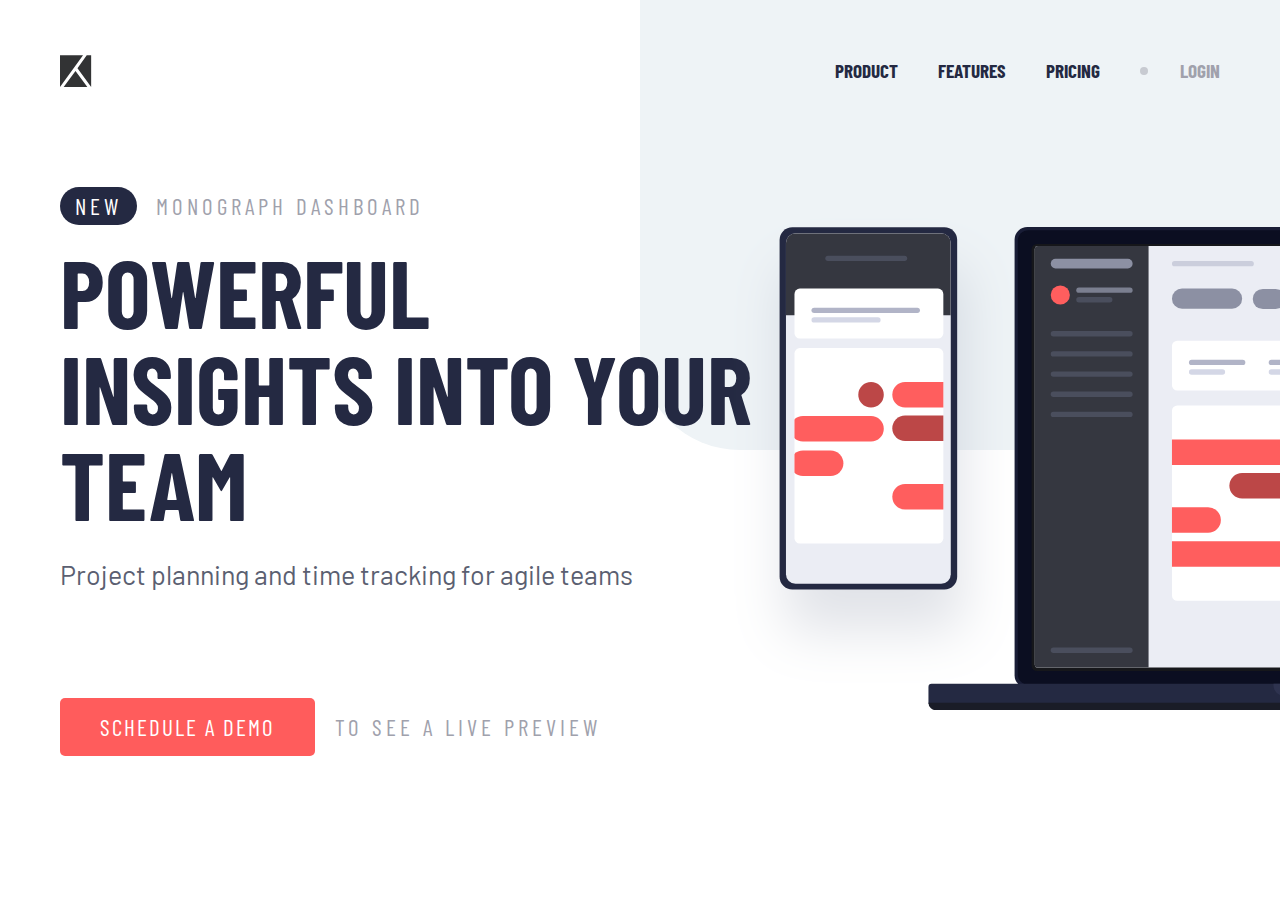
<file: project-tracking-intro-component-master/index.html>
<!DOCTYPE html>
<html lang="en">
  <head>
		<meta charset="UTF-8" />
		<meta name="viewport" content="width=device-width, initial-scale=1.0" />
		<!-- displays site properly based on user's device -->

		<link
			rel="icon"
			type="image/png"
			sizes="32x32"
			href="./images/favicon-32x32.png"
		/>

		<title>Frontend Mentor | Project tracking intro component</title>
		<link rel="stylesheet" href="./style.css" />

		<script src="./script.js" defer></script>
	</head>
<body>
  <nav>
    <div class="container">
      <img src="./images/logo.svg" alt="logo" />

      <button class="hamburger" id="hamburger">
        <img
          class="icon-hamburger"
          src="./images/icon-hamburger.svg"
          alt="hamburger-icon"
        />
        <img
          class="icon-close"
          src="./images/icon-close.svg"
          alt="close-icon"
        />
      </button>

      <ul>
        <li><a href="#">Product</a></li>
        <li><a href="#">Features</a></li>
        <li><a href="#">Pricing</a></li>
        <li class="unicorn"><a href="#">Login</a></li>
      </ul>
    </div>
  </nav>

  <main>
    <div class="container mobile-reverse">
      <div>
        <h3>
          <span>New</span>
          Monograph Dashboard
        </h3>
        <h1>
          Powerful insights into your team
        </h1>
        <p>
          Project planning and time tracking for agile teams
        </p>

        <div class="flex">
          <button class="btn">
            Schedule a demo
          </button>

          <h3>
            to see a live preview
          </h3>
        </div>
      </div>

      <div>
        <img
          src="./images/illustration-devices.svg"
          alt="devices"
          class="illustration"
        />
      </div>
    </div>
  </main>
</body>
</html>
</file>
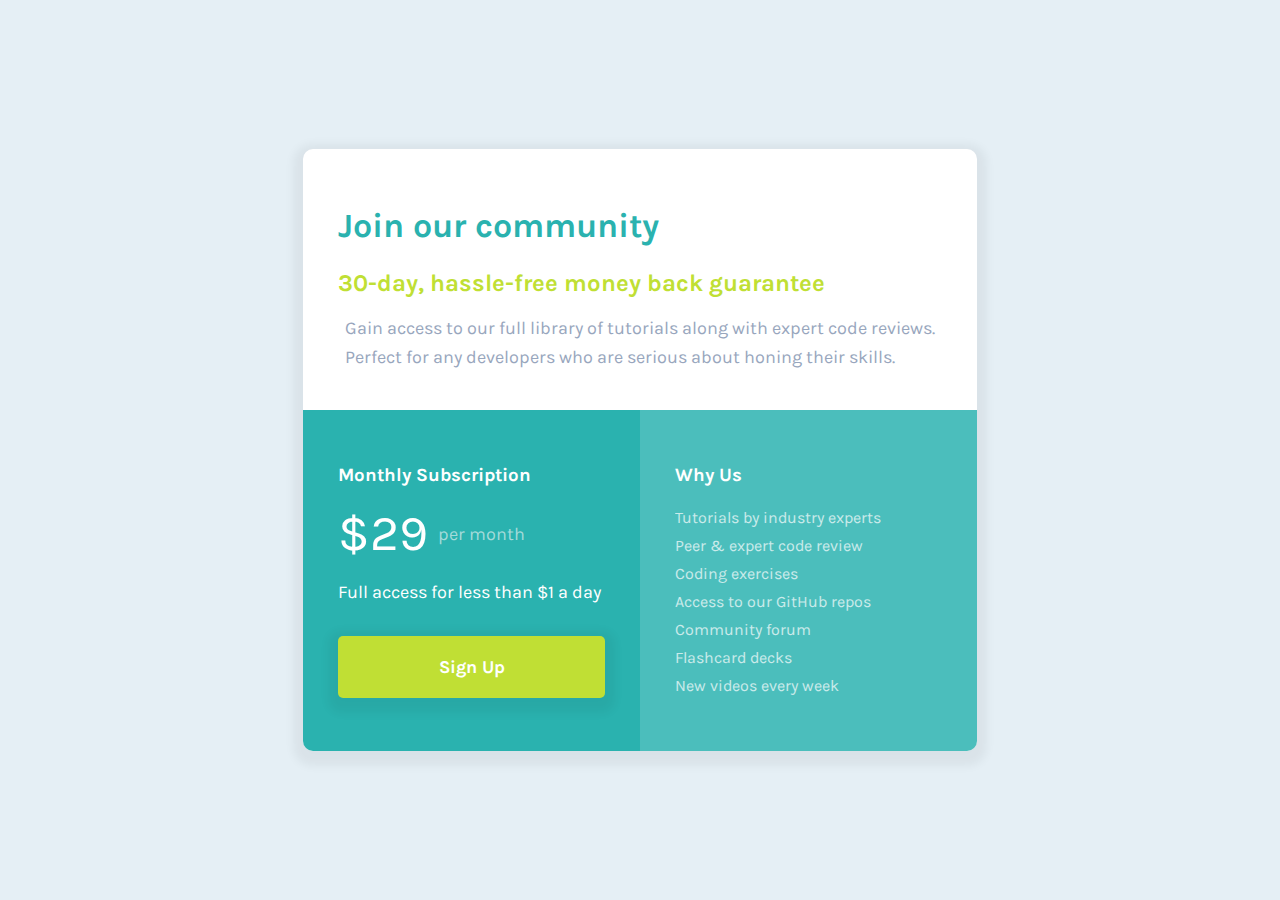
<file: single-price-grid-component-master/index.html>
<!DOCTYPE html>
<html lang="en">
<head>
  <meta charset="UTF-8">
  <meta name="viewport" content="width=device-width, initial-scale=1.0"> <!-- displays site properly based on user's device -->

  <link rel="icon" type="image/png" sizes="32x32" href="./images/favicon-32x32.png">
  
  <title>Frontend Mentor | Single Price Grid Component</title>

<link rel="stylesheet" href="./style.css">

</head>

<body>
  <main>
<section>
    <h1>
        Join our community
        </h1>
  
      <h2 class="yellow-text">
        30-day, hassle-free money back guarantee
        </h2>
  <p class='greyish-blue'>
    Gain access to our full library of tutorials along with expert code reviews. 
  </p>
  <p class='greyish-blue'> 
    Perfect for any developers who are serious about honing their skills.
  </p>
</section>
  

<div class="row">
<section class='cyan'>
    <h3>
        Monthly Subscription
      </h3>
    
     <p class="faded">
        <span class="big">&dollar;29</span> per month
        
     </p> 
      
    
    <p>
      Full access for less than &dollar;1 a day
    </p>
      
    
      <button>
        Sign Up
      </button>
</section>


  <section class='light-cyan'>
  
    <h3>
     Why Us
    </h3>
    
  
    <ul>
        <li> Tutorials by industry experts</li>
        <li>Peer &amp; expert code review</li>
        <li>Coding exercises</li>
        <li>Access to our GitHub repos</li>
        <li>Community forum</li>
        <li>Flashcard decks</li>
        <li> New videos every week</li>
      </ul>

    </section>  
    </div>
    </main>
  </body>
</html>
</file>
<file: style.css>
@import url('https://fonts.googleapis.com/css?family=Poppins:300,500&display=swap');

* {
	box-sizing: border-box;
}

body {
	background: #fefefe;
	font-family: 'Poppins', sans-serif;
	margin-bottom: 50px;
}

.container {
	width: 1200px;
	margin: auto;
	max-width: 100%;
}

h1 {
	text-align: center;
}

h2 {
	position: relative;
}

h2::after {
	content: '';
	background-color: #000;
	border-radius: 10px;
	position: absolute;
	bottom: -5px;
	left: 0;
	height: 4px;
	width: 70px;
}

ul {
	display: flex;
	flex-wrap: wrap;
	justify-content: center;
	list-style-type: none;
	padding: 0;
}

ul li {
	background-color: #fff;
	box-shadow: 0px 4px 40px 0px rgba(0, 0, 0, 0.15);
	margin: 20px;
	width: 350px;
}

ul li a {
	color: #000;
	text-decoration: none;
}

ul li img {
	display: block;
	object-fit: cover;
	margin-bottom: 15px;
	transition: transform 0.3s ease;
	height: 200px;
	width: 350px;
}

ul li p {
	font-weight: bold;
	padding: 0 15px;
}

.links-container {
	padding: 15px;
	margin-top: 40px;
}

.links-container a {
	color: #fff;
	display: inline-flex;
	align-items: center;
	justify-content: center;
	font-size: 18px;
	text-decoration: none;
	margin-right: 5px;
	height: 35px;
	width: 35px;
	transition: transform 0.3s ease;
}

.links-container a.blue {
	background-color: #34a0e9;
}

.links-container a.youtube {
	background-color: #ea0000;
}

.links-container a:hover {
	transform: scale(1.2);
}

footer {
	background-color: #222;
	color: #fff;
	font-size: 18px;
	position: fixed;
	bottom: 0;
	left: 0;
	padding: 10px;
	width: 100%;
	text-align: center;
}

footer a {
	color: #fff;
}

footer i {
	color: red;
}
</file>
<file: base-apparel-coming-soon-master/style.css>
@import url('https://fonts.googleapis.com/css?family=Josefin+Sans:300,400,600&display=swap');

* {
    box-sizing: border-box;
}

body {
    background-image: linear-gradient(135deg, hsl(0, 0%, 100%),
     hsl(0, 100%, 98%));
   
    font-family:'Josefin Sans', sans-serif;
    margin: 0;
}

.container {
    display: flex;
    min-height: 100vh;
}

.left {
    background-image: url('./images/bg-pattern-desktop.svg');
    background-size: cover;
    padding: 0 40px;
    width: 55%;
}

.inner-container {
    max-width: 450px;
    margin: auto;
}

.right {
    width: 45%;
}

.bg-image {
    background-image: url('./images/hero-desktop.jpg');
    background-size: cover;
    background-position: center center;
}

.logo{
    margin: 60px 0;
    width: 200px;
}
.bg-mobile{
    display: none;
}

h1 {
    color: hsl(0, 6%, 24%);
    font-size: 60px;
    letter-spacing: 10px;
    line-height: 1.1;
    margin-bottom: 0;
    transform: translateX(-100%);
    text-transform: uppercase;
    animation: comeinleft 0.5s ease forwards;
}

@keyframes comeinleft {
    to {
       
        transform: translateX(0);
    }
}

h1 span {
    color: hsl(0, 36%, 70%);
   font-weight: 200;
}

p {
    color: hsl(0, 36%, 70%);
    line-height: 26px;
    transform: translateX(100%);
    margin: 30px 0;
    opacity: 0;
    animation: comeinright 0.5s ease forwards;
}

@keyframes comeinright {
    to {
        opacity: 1;
        transform: translateX(0);
    }
}

form {
 position: relative;
}

form.error {

}


input{
    background-color: transparent;
    border: 1px solid hsl(0, 36%, 70%);
    border-radius: 50px;
    font-size: 16px;
    padding:15px;
    height: 55px;
    width: 100%;
}

input:focus {
    border-width: 2px;
    box-shadow: 0px 0px 10px hsla(0, 36%, 70%, 0.5);
    outline: none;
}

input::placeholder {
    color: hsl(0, 36%, 70%);
}

form.error input {
    border: 2px solid hsl(0, 93%, 68%);
}

button{
    background-image: linear-gradient(
        135deg,
        hsl(0, 80%, 86%),
        hsl(0, 74%, 74%)
    );
    box-shadow: 2px 5px 10px hsla(0, 36%, 70%, 0.5);
    border: none;
    border-radius: 50px;
    cursor: pointer;
    padding: 15px;
    position: absolute;
    top: 0;
    right: 0;
    transition: opacity 0.2s ease;
    height: 55px;
    width: 100px;
}

button:hover {
    opacity: 0.6;
}

.error-icon {
    display: none;
    position: absolute;
    top: 15px;
    right: 110px;
}

form.error .error-icon {
    display: block;
}

small {
    display: none;
    color: hsl(0, 93%, 68%);
    margin-top: 15px;
    margin-left: 30px;
}

form.error small {
    display: block;
}

@media screen and (max-width: 600px) {

    .logo {
        margin: 30px 0;
        width: 100px;
    }
    
    .bg-mobile {
        display: block;
        margin-left: -40px;
        margin-right: -40px;
        width: calc(100% + 80px);
    }

    .left {
        width: 100%;
    }
    .right{
        display: none;
    }
}
</file>
<file: clipboard-landing-page-master/style.css>
@import url('https://fonts.googleapis.com/css?family=Bai+Jamjuree:400,600&display=swap');

* {
    box-sizing: border-box;
}

:root{
    --strong-cyan: hsl(171, 66%, 44%);
--light-blue: hsl(233, 100%, 69%);
--dark-grayish-blue: hsl(210, 10%, 33%);
--grayish-blue: hsl(201, 11%, 66%);

}



body {
    color: var(--dark-grayish-blue);
    font-family: 'Bai Jamjuree', sans-serif;
    margin: 0;
    text-align: center;
}
header{
    background-image: url('./images/bg-header-desktop.png');
    background-repeat: no-repeat;
    background-size: cover;
    padding: 80px 0 20px;
}

img {
    max-width: 100%;
}

p{
    color: var(--grayish-blue);
    line-height: 1.5;
}

.container{
    padding: 0 20px;
    margin: 30px auto;
    max-width: 100%;
    width: 1200px;
}

.container-small {
    width: 700px;
}

section {
    padding: 30px 0;
}

.flex {
    display: flex;
    align-items: center;
    justify-content: center;
    flex-wrap: wrap;
}

.flex > * {
    flex: 1;
    padding: 10px;
}

.m4 {
    margin: 100px auto;
}

.btn {
    border: none;
    border-radius: 50px;
    cursor: pointer;
   
    color: #fff;
    font-family: 'Bai Jamjuree', sans-serif;
    font-weight: 600;
    font-size: 16px;
    padding: 15px 35px;
    margin: 15px 5px;


}

.btn-primary{
    background-color: var(--strong-cyan);
    box-shadow: 0 4px hsl(171, 68%, 36%);
}

.btn-secondary {
    background-color: var(--light-blue);
    box-shadow: 0 4px hsl(233, 71%, 61%);
}

footer {
    background-color: hsl(0, 0%, 93%);
}



footer img {
    width: 60px;
}

footer ul {
    display: flex;
    flex-wrap: wrap;
    padding: 0;
    list-style-type: none;
}

footer ul a {
    color: var(--dark-grayish-blue);
    text-decoration: none;
}

footer .container {
    margin-bottom: 0;
}

footer .links {
    flex: 3;
}

footer .links li {
    padding: 10px;
    margin-right: 40px;
   
}

footer .social li {
 margin: 0 5px;
}

footer .social a {
    font-size: 24px;
    margin-right: 5px;  
}

@media (max-width: 768px) {
    .flex {
        flex-direction: column;
    }

    footer .links {
        flex-direction: column;
    }

    footer .links li {
        padding: 10px;
        margin-right: 0;
       
    }
}
</file>
<file: four-card-feature-section-master/style.css>
@import url('https://fonts.googleapis.com/css?family=Poppins:200,400,600&display=swap');

* {
    box-sizing: border-box;
}

body{
    background-color: hsl(0, 0%, 98%);
    color: hsl(234, 12%, 34%);
    font-family: 'Poppins', sans-serif;


}

header {
    margin: 0 auto;
    max-width: 500px;
    text-align: center;
}
h1{
    margin: 0;
    font-weight: 200;
}

h1 span{
    font-weight: 600;
}

p {
    color: hsl(229, 6%, 66%);
}

.container {
    display: flex;
    flex-wrap: wrap;
    justify-content: center;
    margin: 0 auto;
    max-width: 1140px;
}

.box{
    background-color: #fff;
    box-shadow: 0 10px 20px rgba(0,0,0,0.05), 0 6px 6px 
    rgba(0, 0, 0, 0.1);
    border-radius: 5px;
    padding: 30px;
    position: relative;
    overflow: hidden;
    width: 350px;
    margin: 15px;

}

.box::after {
    content: '';
    background-color: teal;
    position: absolute;
    top: 0;
    left: 0;
    height: 5px;
    width: 100%;
}



.box-red::after {
    background-color: hsl(0, 78%, 62%);
}
.box-cyan::after {
    background-color:hsl(180, 62%, 55%);
}
.box-orange::after {
    background-color: hsl(34, 97%, 64%);
}
.box-blue::after {
    background-color: hsl(212, 86%, 64%);
}

.box-push {
    transform: translateY(50%);
}

.box h3{
    margin: 0;
}

.box p {
    font-size: 14px;
    margin: 15px 0 40px;
}

.box img {
    display: block;
    margin-left: auto;
}

@media (max-width: 775px) {
    .box-push {
        transform: translateY(0);
    }
}
</file>
<file: fylo-landing-page-with-two-column-layout-master/style.css>
@import url('https://fonts.googleapis.com/css?family=Open+Sans|Raleway:400,700&display=swap');

* {
    box-sizing: border-box;
}

body {
    font-family:'Open Sans', sans-serif;
    background-color: #fff;
    font-size: 1.1em;
    margin: 0;
}
a{
    color: #3da08f;
}

img{
    max-width: 100%;
}

.green {
    color: hsl(170, 45%, 43%);

}

h1,
h2,
h4 {
    font-family: 'RaleWay', sans-serif;
}

h2{
        font-size: 1.8em;
        margin-top: 0;
}

.container {
    padding: 20px;
    margin: 0 auto;
    max-width: 100%;
    width: 1200px;
}

.flex {
    display: flex;
    flex-wrap: wrap;
    align-items: center;

}

.align-start{
    align-items: flex-start;
}

.flex > div,
.flex > ul {
    flex: 1;

}

.flex > div:first-child {
    margin-right: 20px;
}

.flex > div:last-child {
    margin-left: 20px;
}



nav {
    display: flex;
    align-items: center;
    justify-content: space-between;
    margin: 30px 0;
}

nav ul {
    display: flex;
    padding: 0;
    list-style-type: none;
}

nav ul li {
    margin-left: 30px;
}

nav ul a {
    font-family: 'Raleway', sans-serif;
    color: hsl(243, 87%, 12%);
    text-decoration: none;
}

/* Form Sectiom */

form {
    display: flex;


}

input {
    border: 1px solid hsl(243, 87%, 12%);
    border-radius: 2px;
    font-family: 'Raleway', sans-serif;
    flex: 0.7;
    padding: 15px;
    
}

button {
    border: 1px solid hsl(224,93%, 58%);
    background-color: hsl(224,93%, 58%);
    border-radius: 2px;
    box-shadow: 0 0 10px rgba(0, 0, 0, 0.1);
    color: #fff;
    font-family: 'Raleway', sans-serif;
    font-weight: 700;
    font-size: 14px;
    flex: 0.3;
    padding: 15px;
    margin-left: 10px;

}

.light-blueish {
    background-color: hsl(240, 75%, 98%);
    margin-top: 100px;
    position: relative;
    padding: 50px 0;
}

.light-blueish::before{
    content: '';
    background-image: url('./images/bg-curve-desktop.svg');
    background-size: cover;
    position: absolute;
    top: -60px;
    left: 0;
    height: 60px;
    width: 100%;
}

/* Testimonial */
.testimonial-box {
    background-color: #fff;
    box-shadow: 0 0 10px rgba(0, 0, 0, 0.1);
    border-radius: 5px;
    padding: 25px;
    margin-top: 40px;
    width: 80%;
}

.user-info {
    display: flex;
    margin-top: 20px;
}

.user-info img{
    border-radius: 50%;
    height: 50px;
    margin-right: 10px;
    width: 50px;
}

.user-info h4 {
    font-weight: 700;
    margin 0;
}

/* Blueish */
.blueish {
	background-color: hsl(238, 22%, 44%);
	color: #fff;
	padding: 50px 0;
}

.blueish form {
	flex-direction: column;
}

.blueish form input {
	box-shadow: 0 0 10px rgba(0, 0, 0, 0.1);
	border: none;
	flex: 1;
}

.blueish form button {
	margin: 20px 0 0;
	width: 50%;
}

/* Footer styling */
footer {
	background-color: hsl(243, 87%, 12%);
	color: #fff;
	padding: 50px 0;
}

footer ul {
	list-style-type: none;
}

footer ul li {
	margin-bottom: 20px;
}

footer .social-media {
	display: flex;
	align-items: center;
	justify-content: center;
}

footer .circle {
	border: 1px solid #fff;
	border-radius: 50%;
	color: #fff;
	display: inline-flex;
	align-items: center;
	justify-content: center;
	margin-right: 10px;
	height: 40px;
	width: 40px;
	text-decoration: none;
}

footer p {
	text-align: right;
}

@media screen and (max-width: 768px) {
	body {
		text-align: center;
	}

	nav {
		flex-direction: column;
		margin: 10px 0;
	}

	nav ul li {
		margin: 10px 20px;
	}

	.light-blueish::before {
		background-image: url('./images/bg-curve-mobile.svg');
		height: 80px;
	}

	.flex {
		flex-direction: column;
	}

	.flex > div {
		width: 100%;
	}

	.flex > div:first-child {
		margin-right: 0;
	}

	.flex > div:last-child {
		margin-left: 0;
	}

	.testimonial-box {
		width: 100%;
	}

	.blueish form input {
		flex: 1;
	}

	.blueish form button {
		margin: 20px 0;
		width: 100%;
	}

	.illustration {
		margin-top: 30px;
	}

	.user-info {
		justify-content: center;
	}

	footer ul {
		padding: 0;
		width: 100%;
	}
}
</file>
<file: huddle-landing-page-with-alternating-feature-blocks-master/style.css>
@import url('https://fonts.googleapis.com/css?family=Open+Sans:400,700|Poppins:600&display=swap');

*{
    box-sizing: border
}

body{
    color: hsl(192, 100%, 9%);
    font-family: 'Open Sans', sans-serif;
    font-size: 1.15em;
    margin: 0;
}

h1,
h2 {
    font-family: 'Poppins', sans-serif;
}

p {
    opacity: 0.6;
}

img {
    max-width: 100%;
}

.btn{
    border-radius: 50px;
    background-color: #fff;
    border: none;
    box-shadow: 0 0 10px rgba(0, 0, 0, 0.15);
    cursor: pointer;
    font-size: 16px;
    font-weight: 700;
    padding: 15px 60px;
}

.btn-primary {
    background-color: hsl(322, 100%, 66%);
    color: #fff;
    
}

.container{
    padding: 0 20px;
    margin: 0 auto;
    max-width: 100%;
    width: 1000px;
}

.center {
    text-align: center;

}

.flex{
    display: flex;
    align-items: center;
}

.flex > div,
.flex > ul {
    flex: 1;
}

.align-start {
    align-items: flex-start;
}

header{
    background-image: url('./images/bg-hero-desktop.svg');
    background-size: cover; 
    background-position: center center;
    background-color: hsl(193, 100%, 96%);
    padding: 40px 0;

}

nav {
    align-items: center;
    justify-content: space-between;
    margin-bottom: 40px;
}

.header-img {
    margin-left: 20%;
    width: 80%;
}
.box {
    background-color: #fff;
    border-radius: 15px;
    box-shadow: 0 0 10px rgba(0, 0, 0, 0.15);
    margin: 40px 0;
    padding: 60px;
}

.small-box {
    display: inline-block;
    position: relative;
    margin-bottom: -50%;
    z-index: 1;
}

.box img {
    width: 80%;
}

footer {
    background-color: hsl(192, 100%, 9%);
    color: #fff;
    padding: 180px 0 60px;
    
}

footer ul {
    list-style-type: none;

}

footer ul li {
    margin-bottom: 20px;

}

footer social-media {
    display: flex;
    align-items: center;
    justify-content: center;
}

footer .circle {
    align-items: center;
    justify-content: center;
    border: 1px solid #fff;
    border-radius: 50%;
    color: #fff;
    display: inline-flex;
    margin-right: 10px;
    height: 40px;
    width: 40px;
    text-decoration: none;
}

footer p {
    text-align: right;
}

@media screen and (max-width: 768px) {

   body{
       text-align: center;
   }
   
    nav.flex {
        flex-direction: row;
    }

    .header-img {
        margin-top: 40px;
        margin-left: 0;
        width: 100%;

    }

    .flex {
        flex-direction: column;
    }

    .box-reverse-mobile {
        flex-direction: column-reverse;
    }

    footer ul {
        padding: 0;
        width: 100%;
    }

    footer p {
        text-align: center;
    }
}
</file>
<file: huddle-landing-page-with-single-introductory-section-master/style.css>
@import url('https://fonts.googleapis.com/css?family=Open+Sans:400,700|Poppins:600&display=swap');

*{
    box-sizing: border-box;
}

body {
    background-image: url("./images/bg-desktop.svg");
    background-repeat: no-repeat;
    background-size: cover;
    background-color:hsl(257, 40%, 49%);
    color: #fff;
    display: flex;
    font-family: 'Open sans', sans-serif;
    font-size: 1.4em;
    align-items: center;
    justify-content: center;
    min-height: 100vh;
    

}

h1 {
    font-family:'Poppins', sans-serif;
   
}

p {
    opacity: 0.8;
}

.container {
    margin: auto;
    max-width: width 100%;
    width: 1200px;
}

.flex {
    display: flex;
    margin: 100px, 0;
    
}


.flex > div:first-child {
    flex: 0.6;
    margin-right: 20px;
}

.flex > div:last-child {
    flex: 0.4;
    margin-left: 20px;
}

.img {
    max-width: 100%;
}

button {
    background-color: #fff;
    border-radius: 50px;
    border: none;
    box-shadow: 0 5px 10px rgba(0, 0, 0, 0.3);
    color: hsl(257, 40%, 49%);
    font-size: 24px;
    padding: 20px 80px;
}

.social-links {
    display: flex;
    justify-content: flex-end;
    padding: 0;
    list-style-type: none; 
}

.social-links a {
    border-radius: 50%;
    border: 2px solid #fff;
    color: #fff;
    display: inline-flex;
    align-items: center;
    justify-content: center;
    margin-left: 20px;
    height: 50px;
    width: 50px;
    text-decoration: none;


}

@media screen and (max-width: 768px) {
    .flex{
        flex-direction: column;
        margin: 50px 0;
    }

    .flex > div:first-child {
        flex: 1;
        margin-right: 0;
    }
    
    .flex > div:last-child {
        flex: 1;
        margin-left: 0;
        text-align: center;
    }

    .social-links {
        justify-content: center;
    }

    
}
</file>
<file: ping-coming-soon-page-master/style.css>
@import url('https://fonts.googleapis.com/css?family=Libre+Franklin:300,600,700&display=swap');

*{
    box-sizing: border-box;
}

 body{
    font-family: 'Libre Franklin', sans-serif;

}

main {
    max-width: 650px;
    margin: 60px auto;
    padding: 20px;
    text-align: center;
}

h1 {
    color: hsl(0, 0%, 59%);
    font-weight: 300;
    font-size: 50px;
    margin-bottom: 10px;
}

h1 strong {
    color: hsl(209, 33%, 12%);
}

h2 {
    color: hsl(209, 33%, 12%);
    font-weight: 300;
}

form {
    display: flex;
    align-items: flex-start;
    margin-top: 50px;
    text-align: left;

}

.form-left {
    flex: 0.7;
} 

input {
    border: 1px solid hsl(223, 100%, 88%);
    border-radius: 50px;
    font-family: 'Libre Franklin', sans-serif;
    font-size: 16px;
    padding: 20px 25px;
    margin-bottom: 15px;
    width: 100%;
} 

input::placeholder {
    color: hsl(223, 100%, 88%);
}

input.error {
    border-color: hsl(354, 100%, 66%);
}

input.error::placeholder {
        color: hsl(354, 100%, 66%);
}


form small{
            color: hsl(354, 100%, 66%);
            display: none;
            font-style: italic;
            z-index: 100;
            margin: 0 20px 40px;
}

button {
    background-color: hsl(223, 87%, 63%);
    border: none;
    border-radius: 50px;
    box-shadow: 0 5px 5px hsl(223, 100%, 88%);
    color: #fff;
    cursor: pointer;
    font-family: 'Libre Franklin', sans-serif;
    font-size: 16px;
    font-weight: 600;
    padding: 20px 0;
    margin-left: 20px;
    flex: 0.3; 
   
}

button:hover {
    opacity: 0.8;
}


.illustration{
    max-width: 100%;
    margin: 60px 0;
} 

.social-list {
    display: flex;
    align-items: center;
    justify-content: center;
    padding: 0;
    list-style-type: none;
}

.social-list li {
    margin: 10px;
}

.social-list li a {
    border: 1px solid hsl(0, 7%, 89%);
    border-radius: 50%;
    color: hsl(223, 87%, 63%);
    display: inline-flex;
    align-items: center;
    justify-content: center;
    font-size: 18px;
    height: 30px;
    width: 30px;
    text-decoration: none;
}

.social-list li a:hover { 
    background-color: hsl(223, 87%, 63%);
    border-color: hsl(223, 87%, 63%);
    color: #fff;
}

footer p {
        color: hsl(0, 0%, 59%);
}
</file>
<file: pricing-component-with-toggle-master 2/style.css>
@import url('https://fonts.googleapis.com/css?family=Montserrat:700&display=swap');


* {
	box-sizing: border-box;
}

body {
	background-color: hsl(240, 78%, 98%);
	color: hsl(232, 13%, 33%);
	display: flex;
	align-items: center;
	justify-content: center;
	font-family: 'Montserrat', sans-serif;
	text-align: center;
	min-height: 100vh;
}

body::before {
	content: '';
	background-image: url('./images/bg-top.svg');
	background-repeat: no-repeat;
	background-position: top right;
	position: absolute;
	top: 0;
	right: 0;
	height: 100%;
	width: 100%;
	z-index: -1;
}

body::after {
	content: '';
	background-image: url('./images/bg-bottom.svg');
	background-repeat: no-repeat;
	background-position: bottom left;
	position: absolute;
	bottom: 0;
	left: 0;
	height: 100%;
	width: 100%;
	z-index: -1;
}

.container {
	margin: auto;
	max-width: 100%;
	width: 1200px;
}

.flex {
	display: flex;
	align-items: center;
	justify-content: center;
}

h1 {
	color: hsl(233, 13%, 49%);
}

.toggle-container {
	color: hsl(234, 14%, 74%);
	margin-bottom: 40px;
}

.price-box {
	background-color: #fff;
	border-radius: 10px;
	box-shadow: 0 5px 10px rgba(0, 0, 0, 0.1);
	color: hsl(233, 13%, 49%);
	padding: 30px;
	margin: 10px;
}

.price-box.price-box-premium {
	background-image: linear-gradient(
		to right,
		hsl(236, 72%, 79%),
		hsl(237, 63%, 64%)
	);
	color: #fff;

	transform: scale(1.15);
}

.price-box.price-box-premium > * {
	/* Number provided by Theo 🎉 */
	transform: scale(0.869);
}

.price-box h4 {
	margin: 0;
}

.price-box p {
	color: hsl(232, 13%, 33%);
	font-size: 4em;
	margin: 15px 0;
	width: 250px;
}

.price-box .monthly {
	display: none;
}

.show-monthly .price-box .monthly {
	display: block;
}

.show-monthly .price-box .annually {
	display: none;
}

.price-box ul {
	border-top: 1px solid hsl(234, 14%, 74%);
	padding: 0;
	list-style-type: none;
}

.price-box ul li {
	border-bottom: 1px solid hsl(234, 14%, 74%);
	font-size: 14px;
	padding: 15px 0;
}

.price-box button {
	background-image: linear-gradient(
		to right,
		hsl(236, 72%, 79%),
		hsl(237, 63%, 64%)
	);
	border: none;
	border-radius: 5px;
	color: #fff;
	font-family: 'Montserrat', sans-serif;
	letter-spacing: 2px;
	padding: 15px;
	margin-top: 10px;
	width: 100%;
	text-transform: uppercase;
}

.price-box.price-box-premium button {
	background-image: none;
	background-color: #fff;
	color: hsl(237, 63%, 64%);
}

.price-box.price-box-premium ul,
.price-box.price-box-premium ul li {
	border-color: #f0f0f0;
}
.price-box.price-box-premium p {
	color: #fff;
}

/* Pill toggle */
.toggle-container {
	display: flex;
	align-items: center;
	justify-content: center;
}

.toggle-container label {
	background-image: linear-gradient(
		to right,
		hsl(236, 72%, 79%),
		hsl(237, 63%, 64%)
	);
	border-radius: 50px;
	cursor: pointer;
	display: inline-block;
	margin: 0 10px;
	position: relative;
	height: 30px;
	width: 60px;
}

.toggle-container label .ball {
	background-color: #fff;
	border-radius: 50%;
	position: absolute;
	top: 2.5px;
	left: 2.5px;
	height: 25px;
	width: 25px;
	transition: transform 0.4s ease;
}

.toggle-container input {
	position: absolute;
	left: -9999px;
}

.toggle-container input:checked + label .ball {
	transform: translateX(30px);
}

@media screen and (max-width: 930px) {
	.flex {
		flex-direction: column;
	}

	.price-box.price-box-premium {
		transform: scale(1);
	}

	.price-box.price-box-premium > * {
		transform: scale(1);
	}
}
</file>
<file: project-tracking-intro-component-master/style.css>
@import url('https://fonts.googleapis.com/css?family=Barlow|Barlow+Condensed:400,700&display=swap');

* {
	box-sizing: border-box;
}

:root {
	--red: hsl(0, 100%, 68%);
	--very-dark-blue: hsl(230, 29%, 20%);
	--dark-grayish-blue: hsl(230, 11%, 40%);
	--grayish-blue: hsl(231, 7%, 65%);
	--light-grayish-blue: hsl(207, 33%, 95%);
}

body {
	background-color: #fff;
	color: var(--very-dark-blue);
	font-family: 'Barlow', sans-serif;
	font-size: 1.2em;
	overflow-x: hidden;
}

body::after {
	background-color: var(--light-grayish-blue);
	border-bottom-left-radius: 100px;
	content: '';
	position: absolute;
	top: 0;
	right: 0;
	height: 50vh;
	width: 50vw;
	z-index: -1;
}

h1,
h3,
button,
nav a {
	font-family: 'Barlow Condensed', sans-serif;
	text-transform: uppercase;
}

h1 {
	font-size: 5em;
	margin: 0;
	line-height: 1;
}

h3 {
	color: var(--grayish-blue);
	font-size: 1.2em;
	font-weight: 400;
	letter-spacing: 4px;
}

h3 span {
	background-color: var(--very-dark-blue);
	border-radius: 50px;
	color: #fff;
	padding: 5px 15px;
	margin-right: 10px;
}

img {
	max-width: 100%;
}

p {
	color: var(--dark-grayish-blue);
	font-size: 1.4em;
}

.btn {
	background-color: var(--red);
	border: 0;
	border-radius: 5px;
	color: #fff;
	font-size: 1.2em;
	padding: 15px 40px;
	margin-right: 20px;
	letter-spacing: 2px;
}

.container {
	display: flex;
	align-items: center;
	justify-content: space-between;
	padding: 0 20px;
	margin: 0 auto;
	max-width: 100%;
	width: 1200px;
}

.container > div {
	flex: 0.8;
}

.container > div:first-child {
	flex: 1.2;
}

.flex {
	display: flex;
	align-items: center;
	margin-top: 100px;
}

nav {
	margin: 40px 0;
}

.hamburger {
	display: none;
}

ul {
	display: flex;
	padding: 0;
	list-style-type: none;
}

ul li {
	margin-left: 40px;
}

ul li.unicorn {
	position: relative;
	margin-left: 80px;
}

ul li.unicorn::before {
	border-radius: 50%;
	background-color: var(--grayish-blue);
	content: '';
	position: absolute;
	top: 50%;
	left: 0;
	transform: translate(-40px, -50%);
	opacity: 0.5;
	height: 8px;
	width: 8px;
}

ul li a {
	color: var(--very-dark-blue);
	font-weight: 700;
	text-decoration: none;
}

ul li.unicorn a {
	color: var(--grayish-blue);
}

main {
	display: flex;
	align-items: center;
	height: calc(100vh - 250px);
}

.illustration {
	transform: scale(2.2) translateX(25%);
}

@media screen and (max-width: 768px) {
	body {
		font-size: 1em;
	}

	h1 {
		font-size: 4em;
	}

	.hamburger {
		background-color: transparent;
		cursor: pointer;
		border: none;
		display: block;
		position: relative;
		z-index: 99;
	}

	.hamburger:hover {
		transform: scale(1.2);
	}

	.hamburger:focus {
		outline: none;
	}

	.icon-close {
		display: none;
	}

	.show-nav .icon-close {
		display: block;
	}

	.show-nav .icon-hamburger {
		display: none;
	}

	ul {
		background-color: #fff;
		box-shadow: 0 5px 10px rgba(0, 0, 0, 0.1);
		flex-direction: column;
		position: fixed;
		top: 70px;
		left: 20px;
		width: calc(100% - 40px);
		transform: translateX(120%);
		z-index: 100;
		transition: transform 0.4s ease;
	}

	.show-nav ul {
		transform: translateX(0);
	}

	ul li {
		margin: 20px 30px;
		text-align: center;
	}

	ul li.unicorn {
		margin: 40px 30px 20px;
	}

	ul li.unicorn::before {
		border-radius: 0;
		top: 0;
		left: 0;
		transform: translate(0, -25px);
		height: 1px;
		width: 100%;
	}

	ul li a {
		font-size: 1.5em;
	}

	.mobile-reverse {
		flex-direction: column-reverse;
	}

	.flex {
		margin-top: 50px;
	}

	.illustration {
		transform: scale(1) translateX(0%);
		margin: 0 0 50px;
	}
}
</file>
<file: single-price-grid-component-master/style.css>
@import url('https://fonts.googleapis.com/css?family=Karla:400,700&display=swap');

*{
    box-sizing: border-box;
}

body{
    background-color: hsl(204 ,43%, 93%);
    display: flex;
    align-items: center;
    justify-content: center;
    font-family: 'Karla', sans-serif;
    padding 20px;
    margin: 0;
    min-height: 100vh;
    
}

main {
    background-color: #fff;
    border-radius: 10px;
    box-shadow: 0 5px 10px 10px rgba(0, 0, 0, 0.05);
    max-width: 800px;
    margin: auto;
    overflow: hidden;
    width: 800;
}

section {
    padding: 35px;
}

.light-cyan {
    background-color: hsl(179, 47%, 52%);
    color: #fff;
}

.cyan {
    background-color: hsl(179, 62%, 43%);
    color: #fff;
}


.row{
    display: flex;
}

.row > section {
    flex: 1;
}

h1{
    color:hsl(179, 62%, 43%);
    font-size: 34px;
}

.yellow-text {
    color: hsl(71, 73%, 54%);
}

p{
    font-size: 18px;
   
}

p.faded {
    color: hsl(179, 43%, 75%);
    display: flex;
    align-items: center;
    
}

p.faded span {
    color: #fff;
    font-size: 50px;
    margin-right: 10px;

}
.greyish-blue{
    color: hsl(218, 22%, 67%);
    margin: 7px;
}

button{
    background-color: hsl(71, 73%, 54%);
    border-radius: 5px;
    border: none;
    box-shadow: 0 5px 10px 10px rgba(0, 0, 0, 0.05);
    color: #fff;
    font-family: 'Karla', sans-serif;
    font-size: 18px;
    font-weight: 700;
    padding: 20px 0;
    margin-top: 15px;
    width: 100%;
}
 ul {

     list-style-type: none;
     padding: 0;
     opacity: 0.7;
 }

 ul li {
     line-height: 28px;
 }


 @media screen and (max-width: 600px){
     .row{
         flex-direction: column;
     }
 }
</file>
